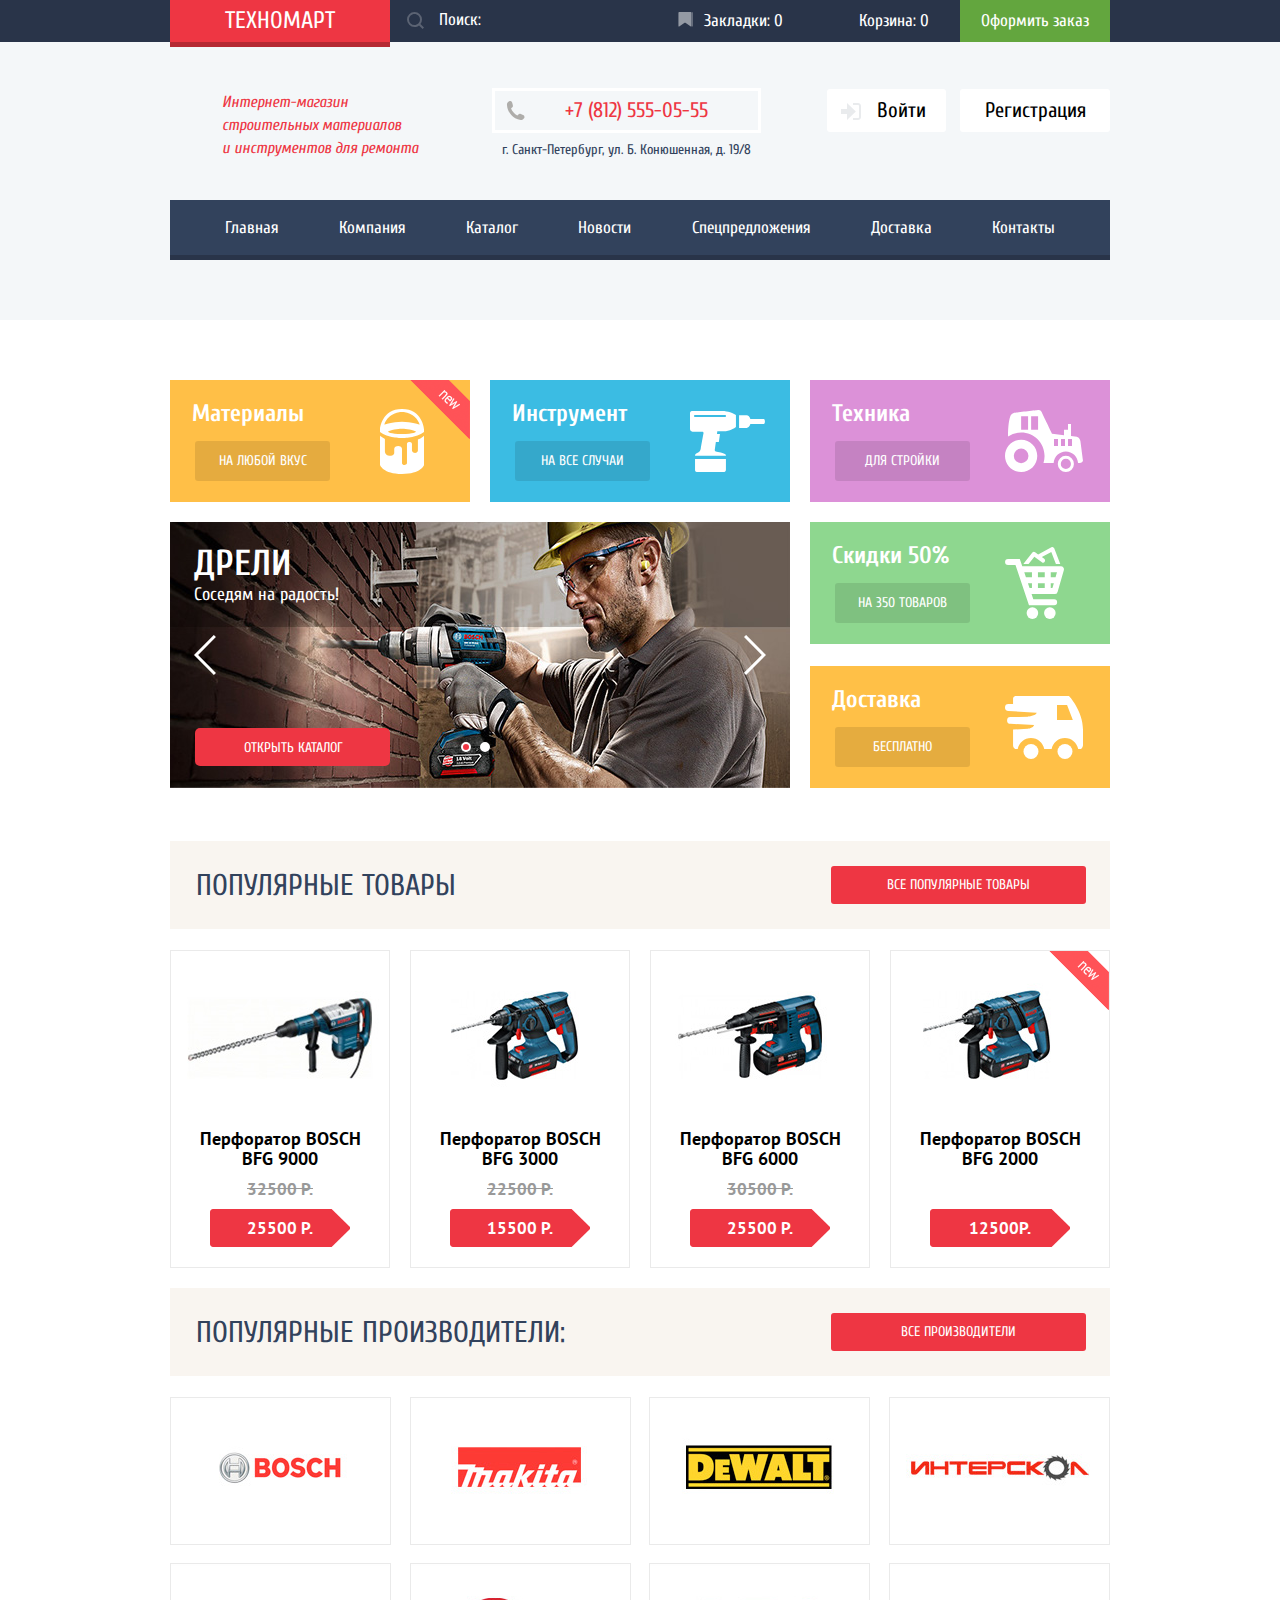
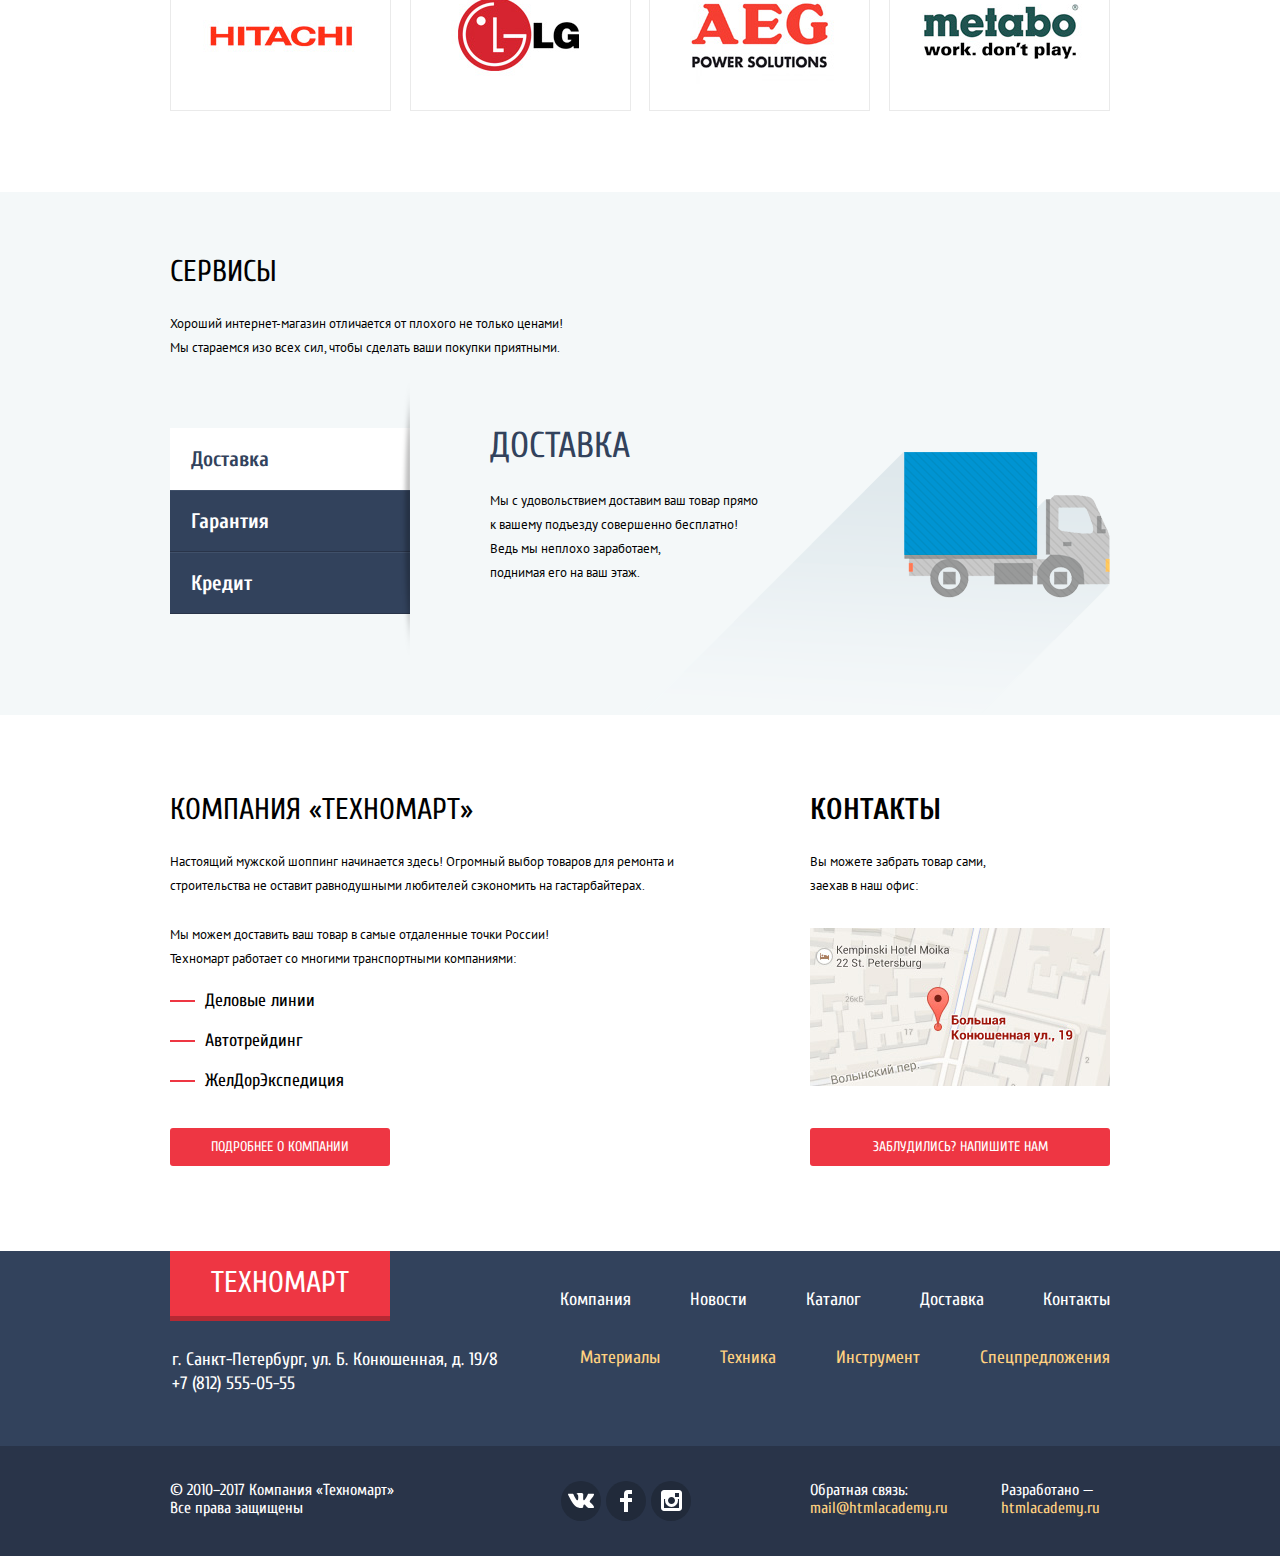
<file: index.html>
<!DOCTYPE html>
<html lang="ru">
  <head>
    <meta charset="utf-8" />
    <meta name="format-detection" content="telephone=no" />
    <title>HTML Academy: Техномарт</title>
    <link
      href="https://fonts.googleapis.com/css?family=Cuprum:400,400i,700%7CPT+Sans:400,700&amp;subset=cyrillic"
      rel="stylesheet"
    />
    <link href="css/normalize.css" rel="stylesheet" />
    <link href="css/style.min.css" rel="stylesheet" />
  </head>

  <body>
    <header class="page-header">
      <div class="user-menu-bg">
        <div class="user-menu">
          <a class="logo" href="">Техномарт</a>
          <form
            class="search"
            method="POST"
            action="http://echo.htmlacademy.ru"
          >
            <input
              class="search-input"
              type="search"
              name="search"
              id="search"
              placeholder="Поиск:"
              aria-label="Search"
            />
            <label for="search"></label>
          </form>
          <a class="bookmark" href="">Закладки: 0</a>
          <a class="cart" href="">Корзина: 0</a>
          <a class="btn" href="">Оформить заказ</a>
        </div>
      </div>
      <div class="header-middle">
        <h1 class="site-info">
          Интернет-магазин строительных материалов <br> и инструментов для ремонта
        </h1>
        <div class="contacts">
          <p class="phone-number">+7 (812) 555-05-55</p>
          <p>г. Санкт-Петербург, ул. Б. Конюшенная, д. 19/8</p>
        </div>
        <div class="log-reg">
          <a class="btn login" href=""><span>Войти</span></a>
          <a class="btn reg" href=""><span>Регистрация</span></a>
        </div>
        <div class="user-office hidden">
          <a class="user-name" href="#">Равшан Джамшутович</a>
          <a class="logout" href="#" aria-label="Выйти"></a>
          <ul class="order-office">
            <li><a class="my-order" href="#">Мои заказы</a></li>
            <li><a class="my-office" href="#">Личный кабинет</a></li>
          </ul>
        </div>
      </div>
      <nav>
        <ul class="main-nav">
          <li><a href="">Главная</a></li>
          <li><a href="">Компания</a></li>
          <li><a href="catalog.html">Каталог</a></li>
          <li><a href="">Новости</a></li>
          <li><a href="">Спецпредложения</a></li>
          <li><a href="">Доставка</a></li>
          <li><a href="">Контакты</a></li>
        </ul>
      </nav>
    </header>
    <main>
      <section class="promo">
        <h2 class="visually-hidden">Промо материалы</h2>
        <ul class="first-line">
          <li class="promo-item new">
            <p>Материалы</p>
            <a class="btn" href="">На любой вкус</a>
          </li>
          <li class="promo-item">
            <p>Инструмент</p>
            <a class="btn" href="">На все случаи</a>
          </li>
          <li class="promo-item">
            <p>Техника</p>
            <a class="btn" href="">Для стройки</a>
          </li>
        </ul>
        <div class="second-line">
          <div class="slider" data-currentslide="0">
            <ul class="slider-container">
              <li class="slide slide-current">
                <h3 class="slider-head">Дрели</h3>
                <p>Соседям на радость!</p>
                <img
                  src="img/drills.jpg"
                  width="620"
                  height="266"
                  alt="Слайд Дрели"
                />
                <a class="btn" href="catalog.html">Открыть каталог</a>
              </li>
              <li class="slide">
                <h3 class="slider-head">Перфораторы</h3>
                <img
                  src="img/perforators.jpg"
                  width="620"
                  height="266"
                  alt="Слайд Перфораторы"
                />
                <p>Настоящие мужские игрушки</p>
                <a class="btn" href="catalog.html">Открыть каталог</a>
              </li>
            </ul>
            <div class="arrows">
              <button
                class="arrows-item"
                id="prevSlide"
                type="button"
                aria-label="Предыдущий слайд"
              ></button>
              <button
                class="arrows-item"
                id="nextSlide"
                type="button"
                aria-label="Следующий слайд"
              ></button>
            </div>
            <div class="slider-buttons">
              <button
                type="button"
                class="slider-button slider-button--active"
                aria-label="Cлайд 1"
              ></button>
              <button
                type="button"
                class="slider-button"
                aria-label="Cлайд 2"
              ></button>
            </div>
          </div>
          <ul class="second-list">
            <li class="promo-item">
              <p>Скидки 50%</p>
              <a class="btn" href="">На 350 товаров</a>
            </li>
            <li class="promo-item">
              <p>Доставка</p>
              <a class="btn" href="">Бесплатно</a>
            </li>
          </ul>
        </div>
      </section>
      <section class="popular">
        <div class="popular-header">
          <h2>Популярные товары</h2>
          <a class="btn" href="catalog.html">Все популярные товары</a>
        </div>
        <ul>
          <li class="popular-item">
            <div class="hidden-buy">
              <a class="btn add-to-cart">Купить</a>
              <a class="btn add-to-bookmark">В закладки</a>
            </div>
            <img src="img/bfg9000.jpg" height="176" width="220" alt="BFG9000" />
            <a class="name-price" href="">
              <h3>Перфоратор BOSCH BFG 9000</h3>
              <p>32500 Р.</p>
              <p>25500 Р.</p>
            </a>
          </li>
          <li class="popular-item">
            <div class="hidden-buy">
              <a class="btn add-to-cart">Купить</a>
              <a class="btn add-to-bookmark">В закладки</a>
            </div>
            <img src="img/bfg3000.jpg" height="176" width="220" alt="BFG3000" />
            <a class="name-price" href="">
              <h3>Перфоратор BOSCH BFG 3000</h3>
              <p>22500 Р.</p>
              <p>15500 Р.</p>
            </a>
          </li>
          <li class="popular-item">
            <div class="hidden-buy">
              <a class="btn add-to-cart">Купить</a>
              <a class="btn add-to-bookmark">В закладки</a>
            </div>
            <img src="img/bfg6000.jpg" height="176" width="220" alt="BFG6000" />
            <a class="name-price" href="">
              <h3>Перфоратор BOSCH BFG 6000</h3>
              <p>30500 Р.</p>
              <p>25500 Р.</p>
            </a>
          </li>
          <li class="popular-item new">
            <div class="hidden-buy">
              <a class="btn add-to-cart">Купить</a>
              <a class="btn add-to-bookmark">В закладки</a>
            </div>
            <img src="img/bfg2000.jpg" height="176" width="220" alt="BFG2000" />
            <a class="name-price" href="">
              <h3>Перфоратор BOSCH BFG 2000</h3>
              <p>12500Р.</p>
            </a>
          </li>
        </ul>
      </section>
      <section class="brands">
        <h2 class="visually-hidden">Производители</h2>
        <div class="popular-brands">
          <h2>Популярные производители:</h2>
          <a class="btn" href="catalog.html">Все производители</a>
        </div>
        <ul class="brand-list">
          <li>
            <a href=""
              ><img src="img/bosch.jpg" height="143" width="218" alt="BOSCH"
            /></a>
          </li>
          <li>
            <a href=""
              ><img src="img/makita.jpg" height="143" width="218" alt="Makita"
            /></a>
          </li>
          <li>
            <a href=""
              ><img src="img/dewalt.jpg" height="143" width="218" alt="DeWALT"
            /></a>
          </li>
          <li>
            <a href=""
              ><img
                src="img/interscol.jpg"
                height="143"
                width="218"
                alt="Интерскол"
            /></a>
          </li>
          <li>
            <a href=""
              ><img src="img/hitachi.jpg" height="143" width="218" alt="HITACHI"
            /></a>
          </li>
          <li>
            <a href=""
              ><img src="img/lg.jpg" height="143" width="218" alt="LG"
            /></a>
          </li>
          <li>
            <a href=""
              ><img
                src="img/aeg.jpg"
                height="143"
                width="218"
                alt="AEG Power solutions"
            /></a>
          </li>
          <li>
            <a href=""
              ><img
                src="img/metabo.jpg"
                height="143"
                width="218"
                alt="Metabo. Work. Don't play"
            /></a>
          </li>
        </ul>
      </section>
      <section class="service">
        <div class="container">
          <div class="service-about">
            <h2>Сервисы</h2>
            <p>
              Хороший интернет-магазин отличается от плохого не только ценами!
              Мы стараемся изо всех сил, чтобы сделать ваши покупки приятными.
            </p>
          </div>
          <ul class="service-list">
            <li>
              <button class="delivery btn white" name="delivery">
                Доставка
              </button>
            </li>
            <li>
              <button class="garanty btn hov" name="garanty">Гарантия</button>
            </li>
            <li>
              <button class="credit btn hov" name="credit">Кредит</button>
            </li>
          </ul>
          <ul class="description">
            <li class="delivery-des description-item">
              <p>Доставка</p>
              <p>
                Мы с удовольствием доставим ваш товар прямо <br> к вашему подъезду
                совершенно бесплатно!<br />
                Ведь мы неплохо заработаем,<br />
                поднимая его на ваш этаж.
              </p>
            </li>
            <li class="garanty-des description-item hidden">
              <p>Гарантия</p>
              <p>
                Если купленный у нас товар поломается или  заискрит,<br> а также в
                случае пожара, спровоцированного его возгаранием, <br> вы всегда
                можете быть уверены в нашей гарантии. Мы обменяем<br> сгоревший
                товар на новый. <br>Дом уж восстановите как-нибудь сами.
              </p>
            </li>
            <li class="credit-des description-item hidden">
              <p>Кредит</p>
              <p>
                Залесть в долговую яму стало проще!<br> Кредитные консультанты
                придут вам на помощь.
              </p>
              <a class="btn" href="">Отправить заявку</a>
            </li>
          </ul>
        </div>
      </section>
      <section class="company">
        <div class="company-info">
          <h2>Компания «Техномарт»</h2>
          <p>
            Настоящий мужской шоппинг начинается здесь! Огромный выбор товаров
            для ремонта и строительства не оставит равнодушными любителей
            сэкономить на гастарбайтерах.
          </p>
          <p>
            Мы можем доставить ваш товар в самые отдаленные точки России!
            Техномарт работает со многими транспортными компаниями:
          </p>
          <ul>
            <li>Деловые линии</li>
            <li>Автотрейдинг</li>
            <li>ЖелДорЭкспедиция</li>
          </ul>
          <a class="btn" href="#">Подробнее о компании</a>
        </div>
        <div class="company-contacts">
          <h2>Контакты</h2>
          <p>Вы можете забрать товар сами, заехав в наш офис:</p>
          <div class="map">
            <a class="map-link" href="https://goo.gl/maps/S45Uw23SYRL2"
              ><img src="img/map.jpg" height="158" width="300" alt="Карта"
            /></a>
          </div>
          <a class="btn letter-link" href="#">Заблудились? Напишите нам</a>
        </div>
      </section>
    </main>
    <footer class="page-footer">
      <div class="footer-first">
        <a class="footer-logo"><span>Техномарт</span></a>
        <ul class="footer-nav">
          <li><a href="#">Компания</a></li>
          <li><a href="#">Новости</a></li>
          <li><a href="catalog.html">Каталог</a></li>
          <li><a href="#">Доставка</a></li>
          <li><a href="#">Контакты</a></li>
        </ul>
      </div>
      <div class="footer-second">
        <p class="footer-contacts">
          г. Санкт-Петербург, ул. Б. Конюшенная, д. 19/8 +7 (812) 555-05-55
        </p>
        <ul class="footer-promo">
          <li><a href="catalog.html">Материалы</a></li>
          <li><a href="catalog.html">Техника</a></li>
          <li><a href="catalog.html">Инструмент</a></li>
          <li><a href="catalog.html">Спецпредложения</a></li>
        </ul>
      </div>
      <div class="footer-third-bg">
        <div class="footer-third">
          <p class="copyright">
            © 2010–2017 Компания «Техномарт» Все права защищены
          </p>
          <ul class="social">
            <li class="social-item">
              <a href="https://vk.com" aria-label="Вконтакте">
                <svg
                  xmlns="http://www.w3.org/2000/svg"
                  width="26"
                  height="15"
                  viewBox="0 0 26 15"
                >
                  <path
                    fill="#FFF"
                    d="M16.138 11.51c.956-.309 2.18 2.04 3.483 2.939.978.681 1.727.534 1.727.534l3.473-.05s1.815-.112.957-1.554c-.071-.12-.503-1.069-2.585-3.022-2.177-2.043-1.882-1.712.739-5.244 1.597-2.153 2.236-3.468 2.036-4.028-.192-.539-1.365-.399-1.365-.399L20.69.713c-.381.001-.704.119-.851.515-.003.004-.621 1.666-1.445 3.079-1.741 2.989-2.436 3.148-2.724 2.961-.661-.433-.494-1.737-.494-2.664 0-2.897.432-4.105-.846-4.417-.427-.104-.739-.172-1.828-.182-1.392-.021-2.574 0-3.244.329-.445.223-.786.712-.579.74.26.035.843.16 1.155.586.401.552.389 1.789.389 1.789s.229 3.411-.54 3.834c-.528.29-1.25-.302-2.803-3.016-.793-1.388-1.392-2.922-1.392-2.922s-.116-.285-.326-.441c-.25-.185-.6-.244-.6-.244L.848.684S.29.7.085.946c-.182.218-.015.668-.015.668s2.909 6.881 6.203 10.347c3.02 3.182 6.452 2.971 6.452 2.971h1.555s.469-.054.709-.312c.224-.24.214-.691.214-.691s-.031-2.109.935-2.419z"
                  />
                </svg>
              </a>
            </li>
            <li class="social-item">
              <a href="https://facebook.com" aria-label="facebook">
                <svg
                  xmlns="http://www.w3.org/2000/svg"
                  width="12"
                  height="22"
                  viewBox="0 0 12 22"
                >
                  <path
                    fill="#FFF"
                    d="M12 4V0H8a4 4 0 0 0-4 4v4H0v4h4v10h4V12h4V8H8V4h4z"
                  />
                </svg>
              </a>
            </li>
            <li class="social-item">
              <a href="https://www.instagram.com/" aria-label="Instagram">
                <svg
                  xmlns="http://www.w3.org/2000/svg"
                  width="21"
                  height="21"
                  viewBox="0 0 21 21"
                >
                  <path
                    fill="#FFF"
                    d="M18 0H3C1.35 0 0 1.35 0 3v15c0 1.65 1.35 3 3 3h15c1.65 0 3-1.35 3-3V3c0-1.65-1.35-3-3-3zm-7.5 7c1.93 0 3.5 1.57 3.5 3.5S12.43 14 10.5 14 7 12.43 7 10.5 8.57 7 10.5 7zM18 18H3V9h1.181A6.504 6.504 0 0 0 4 10.5a6.5 6.5 0 1 0 13 0 6.45 6.45 0 0 0-.181-1.5H18v9zm0-11h-4V3h4v4z"
                  />
                </svg>
              </a>
            </li>
          </ul>
          <div class="feedback">
            <div>
              <b>Обратная связь:</b>
              <a href="mailto:mail@htmlacademy.ru">mail@htmlacademy.ru</a>
            </div>
            <div>
              <b>Разработано —</b>
              <a href="https://html-academy.ru/intensive/htmlcss"
                >htmlacademy.ru</a
              >
            </div>
          </div>
        </div>
      </div>
    </footer>
    <section class="write-us">
      <h2 class="visually-hidden">Write-us</h2>
      <form class="letter" method="post" action="http://echo.htmlacademy.ru">
        <button class="close-btn" type="button" name="close">
          <span class="visually-hidden">Закрыть</span>
        </button>
        <div class="letter-first">
          <p>
            <label for="user_name">Ваше имя</label>
            <input
              type="text"
              name="user_name"
              id="user_name"
              placeholder="Имя Фамилия"
            />
          </p>
          <p>
            <label for="user_email">Ваш e-mail</label>
            <input
              type="text"
              name="user_email"
              id="user_email"
              placeholder="email@example.com"
            />
          </p>
        </div>
        <p class="text-area">
          <label for="letter">Текст письма</label>
          <textarea
            name="letter"
            id="letter"
            rows="6"
            placeholder="В свободной форме"
          ></textarea>
        </p>
        <div class="button-bg">
          <button type="submit" class="btn">Отправить</button>
        </div>
      </form>
    </section>
    <section class="interactive-map">
      <button class="close-btn" type="button" name="close">
        <span class="visually-hidden">Закрыть</span>
      </button>
      <h2 class="visually-hidden">Интерактивная карта</h2>
      <iframe
        src="https://www.google.com/maps/embed?pb=!1m18!1m12!1m3!1d1998.6037872533277!2d30.320858716096975!3d59.93871648187614!2m3!1f0!2f0!3f0!3m2!1i1024!2i768!4f13.1!3m3!1m2!1s0x4696310fca145cc1%3A0x42b32648d8238007!2z0JHQvtC70YzRiNCw0Y8g0JrQvtC90Y7RiNC10L3QvdCw0Y8g0YPQuy4sIDE5LzgsINCh0LDQvdC60YIt0J_QtdGC0LXRgNCx0YPRgNCzLCAxOTExODY!5e0!3m2!1sru!2sru!4v1547900308089"
        width="940"
        height="446"
        style="border:0"
        allowfullscreen
      ></iframe>
      <img
        src="img/popup-map.jpg"
        height="446"
        width="940"
        alt="Всплывающая карта"
      />
    </section>
    <script src="js/script.min.js"></script>
  </body>
</html>
</file>
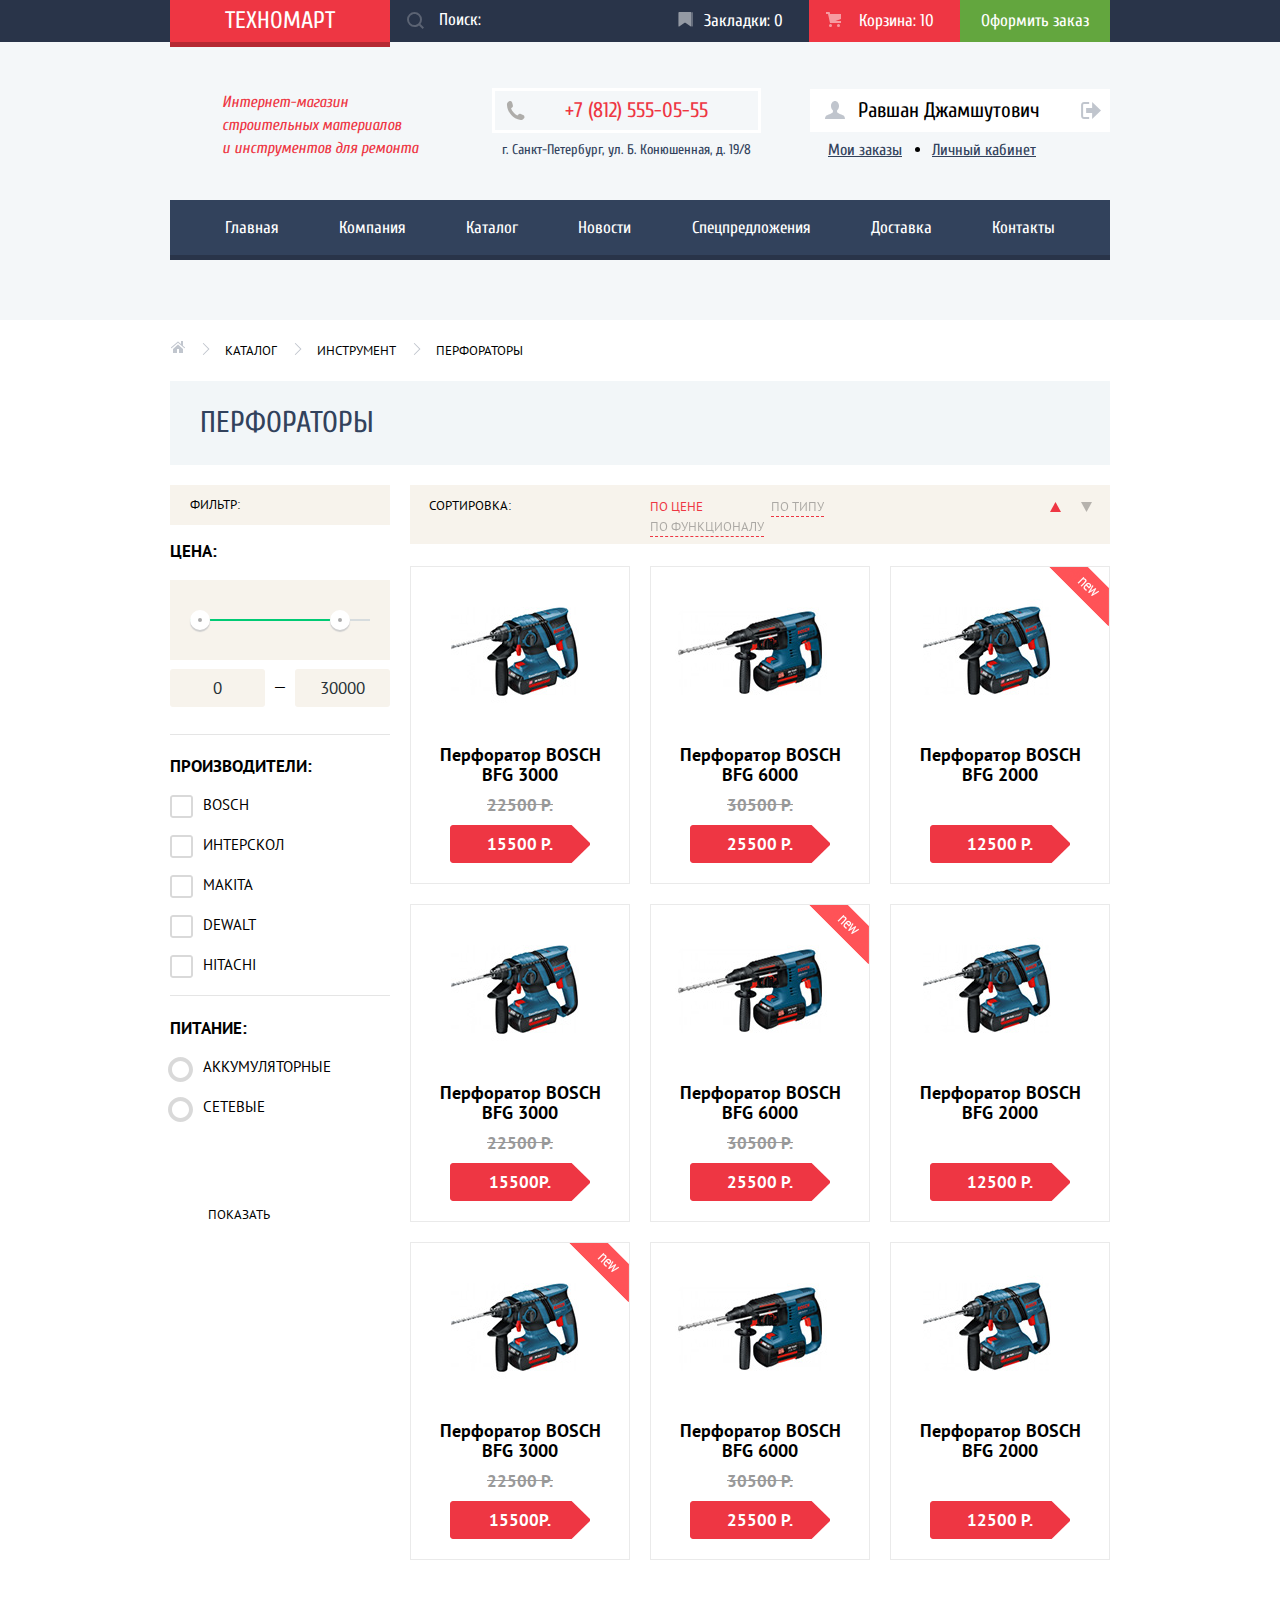
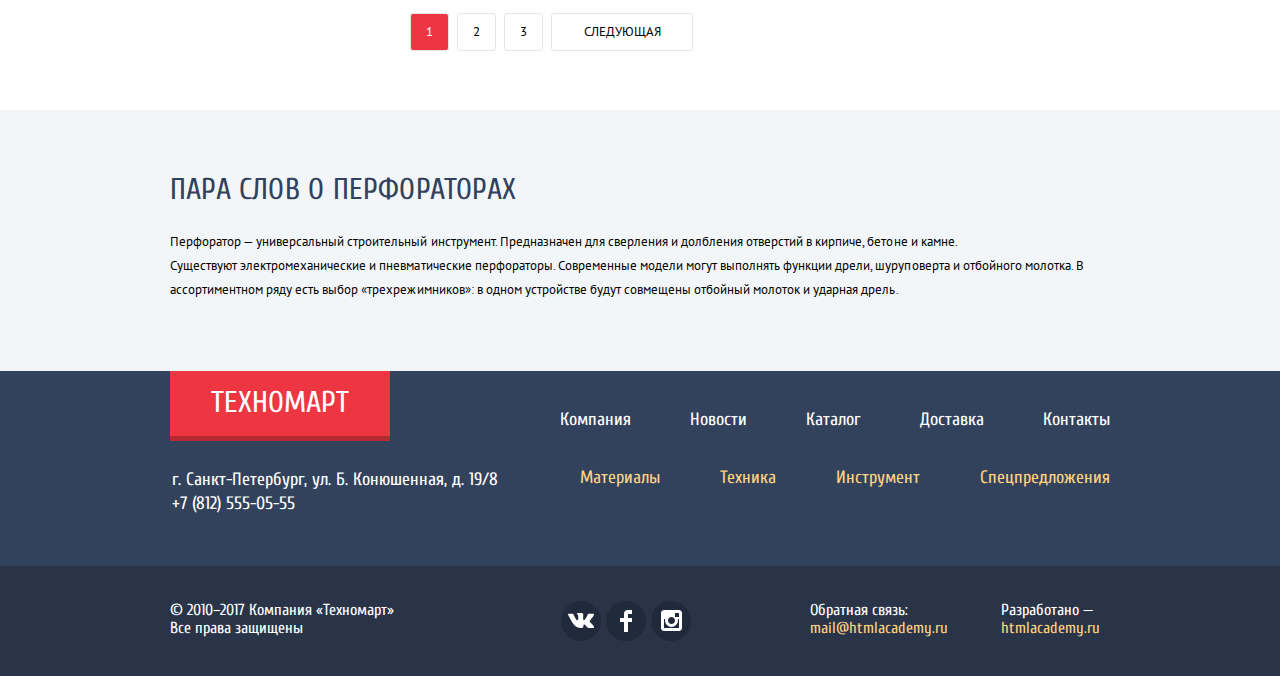
<file: catalog.html>
<!DOCTYPE html>
<html lang="ru">
  <head>
    <meta charset="utf-8" />
    <meta name="format-detection" content="telephone=no" />
    <title>HTML Academy: Техномарт-каталог</title>
    <link
      href="https://fonts.googleapis.com/css?family=Cuprum:400,400i,700%7CPT+Sans:400,700&amp;subset=cyrillic"
      rel="stylesheet"
    />
    <link href="css/normalize.css" rel="stylesheet" />
    <link href="css/style.min.css" rel="stylesheet" />
  </head>

  <body>
    <header class="page-header">
      <div class="user-menu-bg">
        <div class="user-menu">
          <a class="logo" href="index.html"><span>Техномарт</span></a>
          <form
            class="search"
            method="POST"
            action="http://echo.htmlacademy.ru"
          >
            <input
              class="search-input"
              type="search"
              name="search"
              id="search"
              placeholder="Поиск:"
              aria-label="Search"
            />
            <label for="search"></label>
          </form>
          <a class="bookmark" href="">Закладки: 0 </a>
          <a class="catalog-cart red" href="">Корзина: 10 </a>
          <a class="btn" href="">Оформить заказ</a>
        </div>
      </div>
      <div class="header-middle">
        <h1 class="site-info">
          Интернет-магазин строительных материалов <br>
          и инструментов для ремонта
        </h1>
        <div class="contacts">
          <p class="phone-number">+7 (812) 555-05-55</p>
          <p>г. Санкт-Петербург, ул. Б. Конюшенная, д. 19/8</p>
        </div>
        <div class="log-reg hidden">
          <a class="btn login" href=""><span>Войти</span></a>
          <a class="btn reg" href=""><span>Регистрация</span></a>
        </div>
        <div class="user-office">
          <a class="user-name" href="#">Равшан Джамшутович</a>
          <a class="logout" href="#" aria-label="Выйти"></a>
          <ul class="order-office">
            <li><a class="my-order" href="#">Мои заказы</a></li>
            <li><a class="my-office" href="#">Личный кабинет</a></li>
          </ul>
        </div>
      </div>
      <nav>
        <ul class="main-nav">
          <li><a href="index.html">Главная</a></li>
          <li><a href="#">Компания</a></li>
          <li><a href="#">Каталог</a></li>
          <li><a href="#">Новости</a></li>
          <li><a href="#">Спецпредложения</a></li>
          <li><a href="#">Доставка</a></li>
          <li><a href="#">Контакты</a></li>
        </ul>
      </nav>
    </header>
    <main>
      <ul class="breadcrumbs">
        <li><a class="home" href="index.html" aria-label="На главную"></a></li>
        <li><a href="catalog.html">Каталог</a></li>
        <li><a href="#">Инструмент</a></li>
        <li><a>Перфораторы</a></li>
      </ul>
      <header class="catalog-header"><h2>Перфораторы</h2></header>
      <section class="catalog">
        <form
          class="catalog-filter"
          method="post"
          action="http://echo.htmlacademy.ru"
        >
          <h2>Фильтр:</h2>
          <fieldset class="filter-item price-range">
            <legend>Цена:</legend>
            <div class="range-filter">
              <div class="range-controls">
                <div class="scale">
                  <div class="bar" style="margin-left: 0; width: 80%"></div>
                </div>
                <div
                  class="toggle toggle-min"
                  aria-label="Минимальная цена"
                ></div>
                <div
                  class="toggle toggle-max"
                  aria-label="Максимальная цена"
                ></div>
              </div>
              <div class="price-controls">
                <label class="min-price">
                  <input name="min-price" type="text" value="0"
                /></label>
                <span>—</span>
                <label class="max-price">
                  <input name="max-price" type="text" value="30000"
                /></label>
              </div>
            </div>
          </fieldset>
          <fieldset class="filter-item">
            <legend>Производители:</legend>
            <ul class="filter-brands">
              <li>
                <input
                  class="checkbox"
                  type="checkbox"
                  name="bosch"
                  id="bosch"
                /><label for="bosch">BOSCH</label>
              </li>
              <li>
                <input
                  class="checkbox"
                  type="checkbox"
                  name="interscol"
                  id="interscol"
                /><label for="interscol">Интерскол</label>
              </li>
              <li>
                <input
                  class="checkbox"
                  type="checkbox"
                  name="makita"
                  id="makita"
                /><label for="makita">Makita</label>
              </li>
              <li>
                <input
                  class="checkbox"
                  type="checkbox"
                  name="dewalt"
                  id="dewalt"
                /><label for="dewalt">DeWALT</label>
              </li>
              <li>
                <input
                  class="checkbox"
                  type="checkbox"
                  name="hitachi"
                  id="hitachi"
                /><label for="hitachi">HITACHI</label>
              </li>
            </ul>
          </fieldset>
          <fieldset class="filter-item">
            <legend>Питание:</legend>
            <ul class="charge-type">
              <li>
                <input
                  class="radio"
                  type="radio"
                  name="power-type"
                  id="recharg"
                  value="recharg"
                /><label for="recharg">Аккумуляторные</label>
              </li>
              <li>
                <input
                  class="radio"
                  type="radio"
                  name="power-type"
                  id="circuit"
                  value="circuit"
                /><label for="circuit">Сетевые</label>
              </li>
            </ul>
          </fieldset>
          <input class="filter-btn" type="submit" value="Показать" />
        </form>
        <div>
          <div class="sorting">
            <p>Сортировка:</p>
            <ul>
              <li class="sorting-item"><a href="#">По цене</a></li>
              <li class="sorting-item"><a href="#">По типу</a></li>
              <li class="sorting-item"><a href="#">По функционалу</a></li>
            </ul>
            <ul>
              <li class="sort-up">
                <a href="#"
                  ><span class="visually-hidden">По возрастающей</span></a
                >
              </li>
              <li class="sort-down">
                <a href="#"
                  ><span class="visually-hidden">По убывающей</span></a
                >
              </li>
            </ul>
          </div>
          <section class="catalog-items">
            <ul>
              <li class="catalog-item">
                <div class="hidden-buy add-to-cart">
                  <a class="btn add-to-cart">Купить</a>
                  <a class="btn add-to-bookmark">В закладки</a>
                </div>
                <img
                  src="img/bfg3000.jpg"
                  height="176"
                  width="220"
                  alt="BFG3000"
                />
                <a class="name-price" href="#">
                  <h3>Перфоратор BOSCH BFG 3000</h3>
                  <p>22500 Р.</p>
                  <p>15500 Р.</p>
                </a>
              </li>
              <li class="catalog-item">
                <div class="hidden-buy">
                  <a class="btn add-to-cart" href="#">Купить</a>
                  <a class="btn add-to-bookmark" href="#">В закладки</a>
                </div>
                <img
                  src="img/bfg6000.jpg"
                  height="176"
                  width="220"
                  alt="BFG6000"
                />
                <a class="name-price" href="#">
                  <h3>Перфоратор BOSCH BFG 6000</h3>
                  <p>30500 Р.</p>
                  <p>25500 Р.</p>
                </a>
              </li>
              <li class="catalog-item new">
                <div class="hidden-buy">
                  <a class="btn add-to-cart" href="#">Купить</a>
                  <a class="btn add-to-bookmark" href="#">В закладки</a>
                </div>
                <img
                  src="img/bfg2000.jpg"
                  height="176"
                  width="220"
                  alt="BFG2000"
                />
                <a class="name-price" href="#">
                  <h3>Перфоратор BOSCH BFG 2000</h3>
                  <p>12500 Р.</p>
                </a>
              </li>
              <li class="catalog-item">
                <div class="hidden-buy">
                  <a class="btn add-to-cart" href="#">Купить</a>
                  <a class="btn add-to-bookmark" href="#">В закладки</a>
                </div>
                <img
                  src="img/bfg3000.jpg"
                  height="176"
                  width="220"
                  alt="BFG3000"
                />
                <a class="name-price" href="#">
                  <h3>Перфоратор BOSCH BFG 3000</h3>
                  <p>22500 Р.</p>
                  <p>15500Р.</p>
                </a>
              </li>
              <li class="catalog-item new">
                <div class="hidden-buy">
                  <a class="btn add-to-cart" href="#">Купить</a>
                  <a class="btn add-to-bookmark" href="#">В закладки</a>
                </div>
                <img
                  src="img/bfg6000.jpg"
                  height="176"
                  width="220"
                  alt="BFG6000"
                />
                <a class="name-price" href="#">
                  <h3>Перфоратор BOSCH BFG 6000</h3>
                  <p>30500 Р.</p>
                  <p>25500 Р.</p>
                </a>
              </li>
              <li class="catalog-item">
                <div class="hidden-buy">
                  <a class="btn add-to-cart" href="#">Купить</a>
                  <a class="btn add-to-bookmark" href="#">В закладки</a>
                </div>
                <img
                  src="img/bfg2000.jpg"
                  height="176"
                  width="220"
                  alt="BFG2000"
                />
                <a class="name-price" href="#">
                  <h3>Перфоратор BOSCH BFG 2000</h3>
                  <p>12500 Р.</p>
                </a>
              </li>
              <li class="catalog-item new">
                <div class="hidden-buy">
                  <a class="btn add-to-cart" href="#">Купить</a>
                  <a class="btn add-to-bookmark" href="#">В закладки</a>
                </div>
                <img
                  src="img/bfg3000.jpg"
                  height="176"
                  width="220"
                  alt="BFG3000"
                />
                <a class="name-price" href="#">
                  <h3>Перфоратор BOSCH BFG 3000</h3>
                  <p>22500 Р.</p>
                  <p>15500Р.</p>
                </a>
              </li>
              <li class="catalog-item">
                <div class="hidden-buy">
                  <a class="btn add-to-cart" href="#">Купить</a>
                  <a class="btn add-to-bookmark" href="#">В закладки</a>
                </div>
                <img
                  src="img/bfg6000.jpg"
                  height="176"
                  width="220"
                  alt="BFG6000"
                />
                <a class="name-price" href="#">
                  <h3>Перфоратор BOSCH BFG 6000</h3>
                  <p>30500 Р.</p>
                  <p>25500 Р.</p>
                </a>
              </li>
              <li class="catalog-item">
                <div class="hidden-buy">
                  <a class="btn add-to-cart" href="#">Купить</a>
                  <a class="btn add-to-bookmark" href="#">В закладки</a>
                </div>
                <img
                  src="img/bfg2000.jpg"
                  height="176"
                  width="220"
                  alt="BFG2000"
                />
                <a class="name-price" href="#">
                  <h3>Перфоратор BOSCH BFG 2000</h3>
                  <p>12500 Р.</p>
                </a>
              </li>
            </ul>
            <ul class="pages">
              <li class="page"><a href="#">1</a></li>
              <li class="page"><a href="#">2</a></li>
              <li class="page"><a href="#">3</a></li>
              <li class="page"><a href="#">Следующая</a></li>
            </ul>
          </section>
        </div>
      </section>
      <section class="about">
        <div>
          <h2>Пара слов о перфораторах</h2>
          <p>
            Перфоратор — универсальный строительный инструмент. Предназначен для
            сверления и долбления отверстий в кирпиче, бетоне и камне.<br>
            Существуют электромеханические и пневматические перфораторы.
            Современные модели могут выполнять функции дрели, шуруповерта и
            отбойного молотка. В<br> ассортиментном ряду есть выбор
            «трехрежимников»: в одном устройстве будут совмещены отбойный
            молоток и ударная дрель.
          </p>
        </div>
      </section>
    </main>
    <footer class="page-footer">
      <div class="footer-first">
        <a class="footer-logo" href="index.html">Техномарт</a>
        <ul class="footer-nav">
          <li><a href="">Компания</a></li>
          <li><a href="">Новости</a></li>
          <li><a href="">Каталог</a></li>
          <li><a href="">Доставка</a></li>
          <li><a href="">Контакты</a></li>
        </ul>
      </div>
      <div class="footer-second">
        <p class="footer-contacts">
          г. Санкт-Петербург, ул. Б. Конюшенная, д. 19/8 +7 (812) 555-05-55
        </p>
        <ul class="footer-promo">
          <li><a href="">Материалы</a></li>
          <li><a href="">Техника</a></li>
          <li><a href="">Инструмент</a></li>
          <li><a href="">Спецпредложения</a></li>
        </ul>
      </div>
      <div class="footer-third-bg">
        <div class="footer-third">
          <p class="copyright">
            © 2010–2017 Компания «Техномарт» Все права защищены
          </p>
          <ul class="social">
            <li class="social-item">
              <a href="https://vk.com" aria-label="Вконтакте">
                <svg
                  xmlns="http://www.w3.org/2000/svg"
                  width="26"
                  height="15"
                  viewBox="0 0 26 15"
                >
                  <path
                    fill="#FFF"
                    d="M16.138 11.51c.956-.309 2.18 2.04 3.483 2.939.978.681 1.727.534 1.727.534l3.473-.05s1.815-.112.957-1.554c-.071-.12-.503-1.069-2.585-3.022-2.177-2.043-1.882-1.712.739-5.244 1.597-2.153 2.236-3.468 2.036-4.028-.192-.539-1.365-.399-1.365-.399L20.69.713c-.381.001-.704.119-.851.515-.003.004-.621 1.666-1.445 3.079-1.741 2.989-2.436 3.148-2.724 2.961-.661-.433-.494-1.737-.494-2.664 0-2.897.432-4.105-.846-4.417-.427-.104-.739-.172-1.828-.182-1.392-.021-2.574 0-3.244.329-.445.223-.786.712-.579.74.26.035.843.16 1.155.586.401.552.389 1.789.389 1.789s.229 3.411-.54 3.834c-.528.29-1.25-.302-2.803-3.016-.793-1.388-1.392-2.922-1.392-2.922s-.116-.285-.326-.441c-.25-.185-.6-.244-.6-.244L.848.684S.29.7.085.946c-.182.218-.015.668-.015.668s2.909 6.881 6.203 10.347c3.02 3.182 6.452 2.971 6.452 2.971h1.555s.469-.054.709-.312c.224-.24.214-.691.214-.691s-.031-2.109.935-2.419z"
                  />
                </svg>
              </a>
            </li>
            <li class="social-item">
              <a href="https://facebook.com" aria-label="facebook">
                <svg
                  xmlns="http://www.w3.org/2000/svg"
                  width="12"
                  height="22"
                  viewBox="0 0 12 22"
                >
                  <path
                    fill="#FFF"
                    d="M12 4V0H8a4 4 0 0 0-4 4v4H0v4h4v10h4V12h4V8H8V4h4z"
                  />
                </svg>
              </a>
            </li>
            <li class="social-item">
              <a href="https://www.instagram.com/" aria-label="Instagram">
                <svg
                  xmlns="http://www.w3.org/2000/svg"
                  width="21"
                  height="21"
                  viewBox="0 0 21 21"
                >
                  <path
                    fill="#FFF"
                    d="M18 0H3C1.35 0 0 1.35 0 3v15c0 1.65 1.35 3 3 3h15c1.65 0 3-1.35 3-3V3c0-1.65-1.35-3-3-3zm-7.5 7c1.93 0 3.5 1.57 3.5 3.5S12.43 14 10.5 14 7 12.43 7 10.5 8.57 7 10.5 7zM18 18H3V9h1.181A6.504 6.504 0 0 0 4 10.5a6.5 6.5 0 1 0 13 0 6.45 6.45 0 0 0-.181-1.5H18v9zm0-11h-4V3h4v4z"
                  />
                </svg>
              </a>
            </li>
          </ul>
          <div class="feedback">
            <div>
              <b>Обратная связь:</b>
              <a href="mailto:mail@htmlacademy.ru">mail@htmlacademy.ru</a>
            </div>
            <div>
              <b>Разработано —</b>
              <a href="https://html-academy.ru/intensive/htmlcss"
                >htmlacademy.ru</a
              >
            </div>
          </div>
        </div>
      </div>
    </footer>
    <div class="catalog-popup">
      <button class="close-btn" type="button" name="close">
        <span class="visually-hidden">Закрыть</span>
      </button>
      <p>Товар добавлен в корзину!</p>
      <div>
        <a class="btn" href="#">Оформить заказ</a>
        <a class="btn" href="catalog.html">Продолжить покупки</a>
      </div>
    </div>
    <script src="js/script.min.js"></script>
  </body>
</html>
</file>
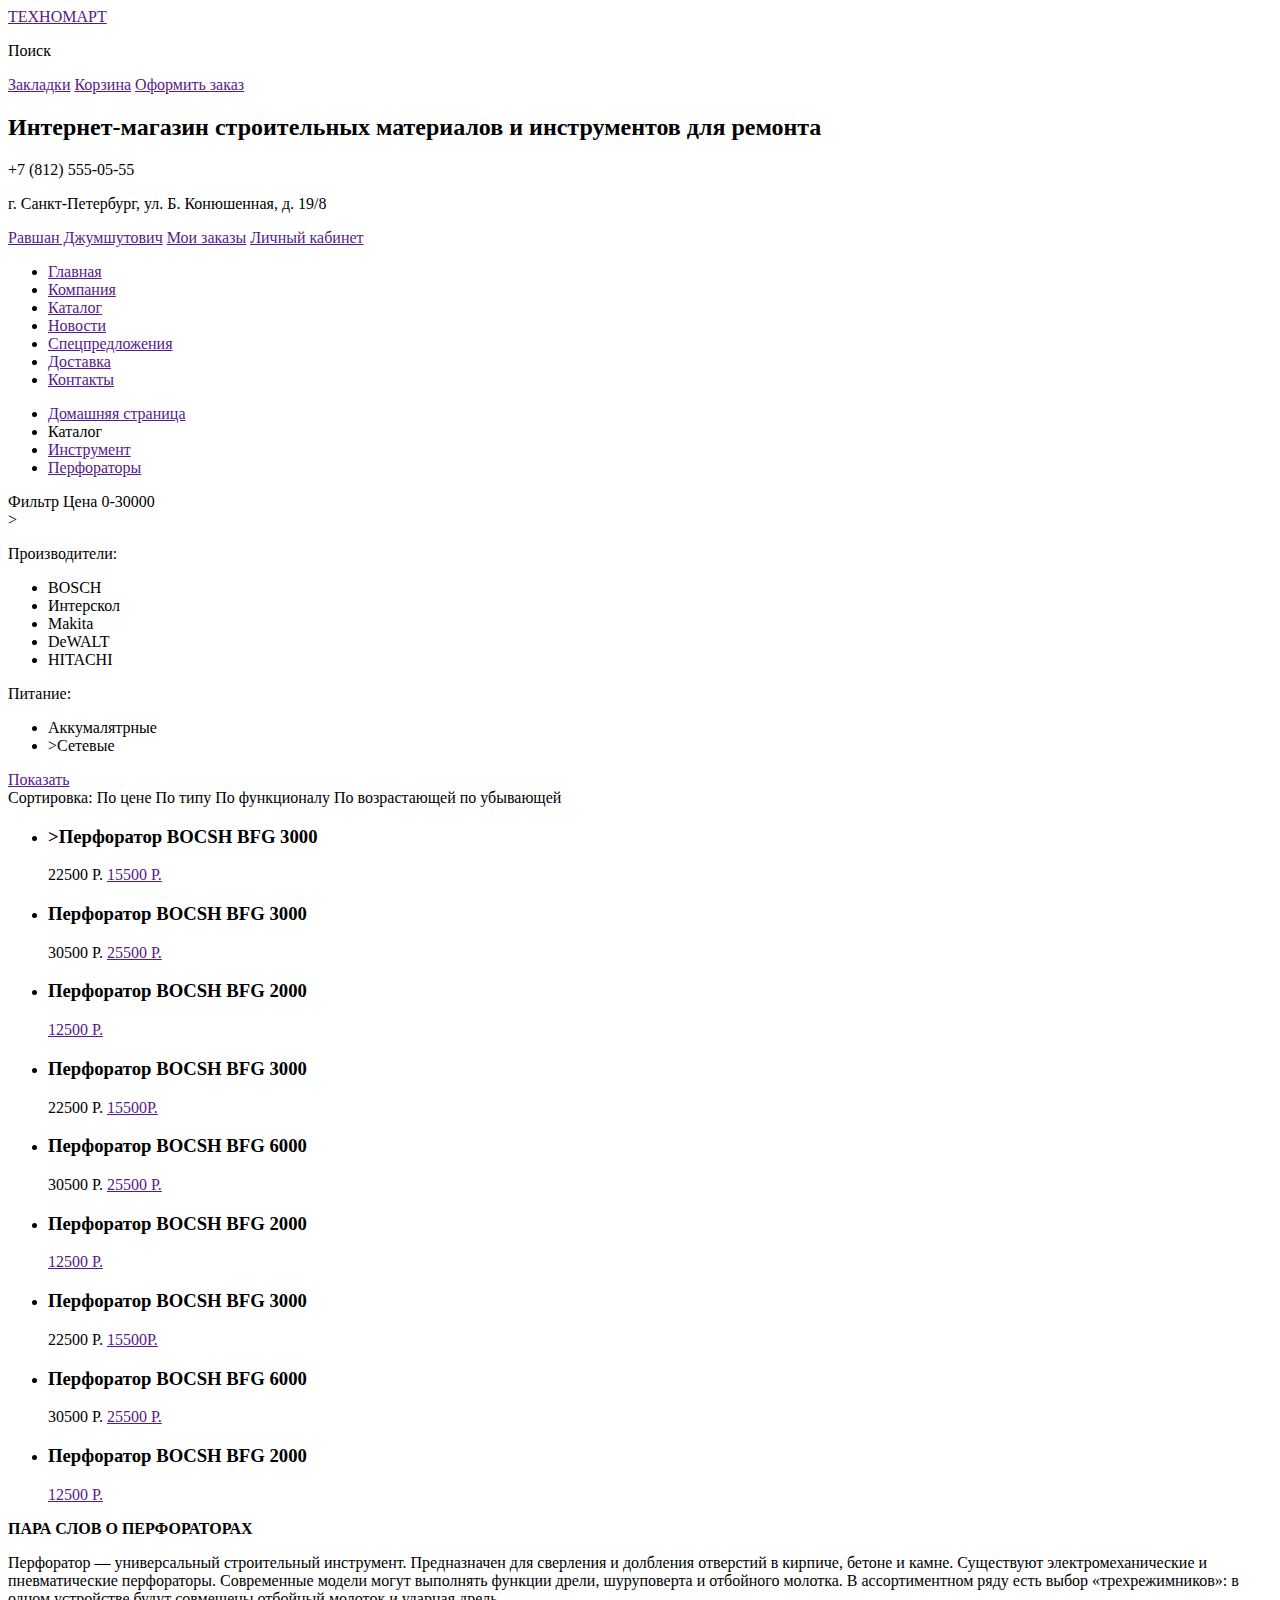
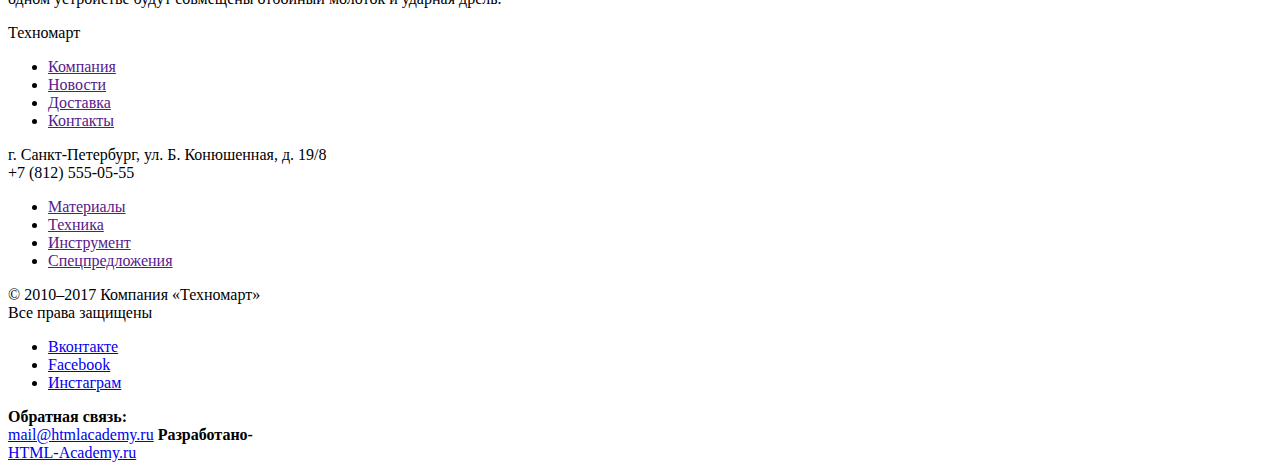
<file: techomart-catalog.html>
<!DOCTYPE html>
<html lang="ru">

  <head>
    <meta charset="utf-8">
    <title>HTML Academy: Техномарт-каталог</title>
  </head>

  <body>
    <header class=page-header>
      <a class="logo" href="">ТЕХНОМАРТ</a>
      <p>Поиск</p>
      <a href="">Закладки</a>
      <a href="">Корзина</a>
      <a class="btn" href="">Оформить заказ</a>
      <h2>Интернет-магазин строительных материалов и инструментов для ремонта</h2>
      <p>+7 (812) 555-05-55</p>
      <p> г. Санкт-Петербург, ул. Б. Конюшенная, д. 19/8</p>
      <a href="">Равшан Джумшутович</a>
      <a href="">Мои заказы</a>
      <a href="">Личный кабинет</a>
      <nav>
        <ul class="main-nav">
          <li><a href="">Главная</a></li>
          <li><a href="">Компания</a></li>
          <li><a href="">Каталог</a></li>
          <li><a href="">Новости</a></li>
          <li><a href="">Спецпредложения</a></li>
          <li><a href="">Доставка</a></li>
          <li><a href="">Контакты</a></li>
        </ul>
      </nav>
    </header>
    <main>
      <section class=user-location>
        <ul class=way-items>
          <li><a href="">Домашняя страница</a></li>
          <li><a>Каталог</a></li>
          <li><a href="">Инструмент</a></li>
          <li><a href="">Перфораторы</a></li>
        </ul>
      </section>
      <section class="catalog">
        <div class="catalog-filter">
          <div class="filter-item">
            Фильтр
            Цена
            0-30000
          </div>>
          <div class="filter-item">
            <p>Производители:</p>
            <ul>
              <li>BOSCH</li>
              <li>Интерскол</li>
              <li>Makita</li>
              <li>DeWALT</li>
              <li>HITACHI</li>
            </ul>
          </div>
          <div class="filter-item">
            <p>Питание:</p>
            <ul>
              <li>Аккумалятрные</li>
              <li>>Сетевые</li>
            </ul>
            <a class="btn" href="">Показать</a>
          </div>
        </div>
        <div class="sorting">
          Сортировка:
          По цене
          По типу
          По функционалу
          По возрастающей
          по убывающей
        </div>
        <div class="catalog-items">
          <ul>
            <li class="catalog-item">
              <h3>>Перфоратор BOCSH BFG 3000</h3>
              <a>22500 Р.</a>
              <a href="">15500 Р.</a>
            </li>
            <li class="catalog-item">
              <h3>Перфоратор BOCSH BFG 3000</h3>
              <a>30500 Р.</a>
              <a href="">25500 Р.</a>
            </li>
            <li class="catalog-item">
              <h3>Перфоратор BOCSH BFG 2000</h3>
              <a></a>
              <a href="">12500 Р.</a>
            </li>
            <li class="catalog-item">
              <h3>Перфоратор BOCSH BFG 3000</h3>
              <a>22500 Р.</a>
              <a href="">15500Р.</a>
            </li>
            <li class="catalog-item">
              <h3>Перфоратор BOCSH BFG 6000</h3>
              <a>30500 Р.</a>
              <a href="">25500 Р.</a>
            </li>
            <li class="catalog-item">
              <h3> Перфоратор BOCSH BFG 2000</h3>
              <a></a>
              <a href="">12500 Р.</a>
            <li class="catalog-item">
              <h3>Перфоратор BOCSH BFG 3000</h3>
              <a>22500 Р.</a>
              <a href="">15500Р.</a>
            </li>
            <li class="catalog-item">
              <h3> Перфоратор BOCSH BFG 6000</h3>
              <a>30500 Р.</a>
              <a href="">25500 Р.</a>
            <li class="catalog-item">
              <h3>Перфоратор BOCSH BFG 2000</h3>
              <a></a>
              <a href="">12500 Р.</a>
            </li>
          </ul>
        </div>
      </section>
      <section class=about>
        <b>ПАРА СЛОВ О ПЕРФОРАТОРАХ</b>
        <p>Перфоратор — универсальный строительный инструмент. Предназначен для сверления и долбления отверстий в
          кирпиче, бетоне и камне. Существуют электромеханические и пневматические перфораторы.
          Современные модели могут выполнять функции дрели, шуруповерта и отбойного молотка.
          В ассортиментном ряду есть выбор «трехрежимников»: в одном устройстве будут совмещены отбойный молоток и
          ударная дрель.</p>
      </section>
    </main>
    <footer class="page-footer">
      <div>
        <a class="logo">Техномарт</a>
        <ul class="footer-nav">
          <li><a href="">Компания</a></li>
          <li><a href="">Новости</a></li>
          <li><a href=""> Доставка</a></li>
          <li><a href="">Контакты</a></li>
        </ul>
      </div>
      <div>
        <p>г. Санкт-Петербург, ул. Б. Конюшенная, д. 19/8 <br> +7 (812) 555-05-55
        </p>
        <ul class="footer-promo">
          <li><a href="">Материалы</a></li>
          <li><a href="">Техника</a></li>
          <li><a href="">Инструмент</a></li>
          <li><a href="">Спецпредложения</a></li>
        </ul>
      </div>
      <div>
        <p>© 2010–2017 Компания «Техномарт» <br>
          Все права защищены</p>
        <ul class="social">
          <li><a href="https://vk.com">Вконтакте</a></li>
          <li><a href="https://facebook.com">Facebook</a></li>
          <li><a href="https://www.instagram.com/">Инстаграм</a></li>
        </ul>
        <div>
          <b>Обратная связь:</b></br>
          <a href="mailto:mail@htmlacademy.ru">mail@htmlacademy.ru</a>
          <b>Разработано-</b><br>
          <a href="https://html-academy.ru/intensive/htmlcss">HTML-Academy.ru</a>
        </div>
      </div>
    </footer>
  </body>

</html>
</file>
<file: css/style.min.css>
.btn,body{font-size:17px}.btn,.logo{text-transform:uppercase}.site-info,body{font-weight:400}.main-nav a,.user-menu a,a{text-decoration:none}.brands ul,.company-info ul,.footer-nav,.footer-promo,.main-nav,.order-office,.promo ul,.service ul,.social{list-style:none}.page-footer,.page-header,body{min-width:940px}body{padding:0;font-family:Cuprum,Arial,sans-serif;line-height:17px;color:#000}.btn,.logo{color:#fff}.btn{line-height:18px;background-color:#ee3643;border:none;border-radius:3px}.visually-hidden:not(:focus):not(:active),input[type=checkbox].visually-hidden,input[type=radio].visually-hidden{position:absolute;width:1px;height:1px;margin:-1px;border:0;padding:0;white-space:nowrap;-webkit-clip-path:inset(100%);clip-path:inset(100%);clip:rect(0 0 0 0);overflow:hidden}.page-header{background-color:#f4f7f9}.user-menu-bg{background-color:#293449;margin-bottom:46px}.user-menu a{line-height:18px;color:#fff}.logo{font-size:24px;line-height:24px;background-color:#ee3643}.logo:hover{background-color:#ca2c37}.logo:active{background-color:#ba2732}.search-input::-webkit-input-placeholder{color:#fff}.search-input:-ms-input-placeholder{color:#fff}.search-input::-ms-input-placeholder{color:#fff}.search-input::placeholder{color:#fff}.search .search-input{line-height:18px}.search input:hover{background-color:#212a3a}.search input:focus{color:#262626;background-color:#fff}.bookmark:hover{background-color:#212a3a}.bookmark:active{background-color:#161d29;opacity:.5}.cart:hover{background-color:#212a3a}.cart:active{opacity:.6}.user-menu .btn{background-color:#63a63e;text-transform:none;border-radius:0}.user-menu .btn:hover{background-color:#5fbb2d}.user-menu .btn:active{background-color:#518534;color:#a8c29a}.contacts .phone-number,.site-info{color:#ee3643}.site-info{font-style:italic;font-size:16px;line-height:23px}.contacts p:first-child{font-size:21px;line-height:21px;border:3px solid #fff}.contacts p:last-child{font-size:14px;line-height:24px;color:#32425c}.login,.reg{font-size:21px;line-height:21px;text-transform:none;color:#000;background-color:#fff}.login span:hover,.reg span:hover{color:#ee3643}.login:hover::before{opacity:1}.login:active::before{opacity:.3}.login span:active,.reg span:active{color:#000;opacity:.3}.main-nav{font-size:17px;line-height:17px;background-color:#32425c}.main-nav li{-webkit-box-flex:1;-ms-flex-positive:1;flex-grow:1}.main-nav a{display:block;width:auto;padding:19px 0;color:#fff}.social,.social-item a{display:-webkit-box;display:-ms-flexbox}.main-nav a:hover{background-color:#293449}.main-nav li:active{background-color:#1d2739}.main-nav a:active{opacity:.5}.promo ul{padding:0;margin:0}.promo-item p{font-size:24px;line-height:30px;font-weight:700;color:#fff}.slider p{font-size:18px;line-height:24px;color:#fff}.slider-head{font-weight:700;font-size:36px;line-height:36px;color:#fff;text-transform:uppercase}.slider .btn{font-size:14px;line-height:18px}.slider .btn:hover{background-color:#ca2c37}.slider .btn:active{background-color:#ba2732}.promo-item .btn{background-color:rgba(0,0,0,.1)}.promo-item .btn:hover{background-color:rgba(0,0,0,.2)}.promo-item .btn:active{background-color:rgba(0,0,0,.3)}.promo-item:nth-child(1){background-color:#ffbf47}.promo-item:nth-child(2){background-color:#3bbce3}.promo-item:nth-child(3){background-color:#dc91d8}.second-list .promo-item:nth-child(1){background-color:#8ed78f}.second-list .promo-item:nth-child(2){background-color:#ffc047}.popular-brands,.popular-header{background-color:#f9f5f0}.popular-item:hover{-webkit-box-shadow:0 10px 40px 1px #a9aeb6;box-shadow:0 10px 40px 1px #a9aeb6}.popular-header h2{font-size:30px;line-height:30px;font-weight:400;color:#32425c;text-transform:uppercase}.popular-header a{font-size:14px;line-height:18px}.catalog-item,.popular-item{position:relative;font-family:"PT Sans",Arial,sans-serif;font-size:17px;line-height:18px;list-style:none;border:1px solid #eaeaea}.hidden-buy .btn{font-family:Cuprum,Arial,sans-serif;font-size:14px;line-height:18px;color:#fff}.hidden-buy .btn:first-child{background-color:#63a63e;-webkit-box-shadow:0 3px 0 0 #367315;box-shadow:0 3px 0 0 #367315;position:relative}.hidden-buy .btn:last-child{color:#32425c;background-color:#fff;border:3px solid #63a63e;padding:7px 0}.hidden-buy .btn:last-child:active,.hidden-buy .btn:last-child:hover{border-color:#32425c;color:#32425c}.hidden-buy .btn:first-child::before{content:"";position:absolute;width:15px;height:15px;top:11px;left:14px;background-image:url(../img/icon-cart.svg);opacity:.5}.hidden-buy .btn:first-child:hover{background-color:#5fbb2d}.hidden-buy .btn:first-child:active{background-color:#518534;-webkit-box-shadow:none;box-shadow:none}.hidden-buy .btn:last-child:active{opacity:.3}.catalog-item .name-price,.popular-item .name-price{text-decoration:none;color:#000;font-weight:700;min-height:140px}.company-info h2,.feedback b,.service h2,.service p{font-weight:400}.name-price{font-size:17px;line-height:18px}.catalog-item p,.popular-item p{text-decoration:line-through;color:#999}.catalog-item p:last-child,.popular-item p:last-child{text-decoration:none;color:#fff;margin-top:auto;background-image:url(../img/red-button.svg);background-repeat:no-repeat}.description p,.popular-brands h2{color:#32425c;text-transform:uppercase}.popular-brands h2{font-size:30px;line-height:30px;font-weight:400}.popular-brands a{font-size:14px;line-height:18px}.brands li{border:1px solid #eaeaea}.brands li:hover{-webkit-box-shadow:0 10px 40px 1px #a9aeb6;box-shadow:0 10px 40px 1px #a9aeb6}.brands li:active{opacity:.3}.service{background-color:#f4f8f9}.service h2{font-size:30px;line-height:30px;text-transform:uppercase}.service p{font-family:"PT Sans",Arial,sans-serif;font-size:13px;line-height:24px}.service button{background-color:#32425c;border:none;border-radius:0}.service .hov:hover{background-color:#293449}.description li:nth-child(1){background-image:url(../img/delivery.png);background-repeat:no-repeat;background-size:468px 261px;background-position-y:24px}.description li:nth-child(2){background-image:url(../img/100%.png);background-repeat:no-repeat;background-position-y:5px;background-position-x:240px;padding-bottom:70px}.description li:nth-child(3){background-image:url(../img/credit.png);background-repeat:no-repeat;padding-bottom:70px;background-position-y:0;background-position-x:165px}.description li{position:relative;background-position-x:right;background-position-y:30px}.description p{font-size:36px;line-height:36px}.description p:nth-child(1){font-family:Cuprum,Arial,sans-serif}.description p:nth-child(2){font-family:"PT Sans",Arial,sans-serif;font-size:13px;line-height:24px;text-transform:none;color:#000}.company-contacts h2,.company-info h2{font-size:30px;line-height:30px;text-transform:uppercase}.company-contacts p,.company-info p{font-family:"PT Sans",Arial,sans-serif;font-size:13px;line-height:24px}.company-info li{font-size:18px;line-height:20px}.company-contacts .btn,.company-info .btn{font-size:14px}.map img{background-color:gray}.page-footer{background-color:#32425c;color:#fff}.footer-logo{background-color:#ee3643;font-size:30px;line-height:30px;text-transform:uppercase;color:#fff}.footer-contacts,.footer-nav a,.footer-promo a,.social a{font-size:18px;line-height:24px;color:#fff;text-decoration:none}.feedback a,.footer-promo a{color:#ffd180}.footer-nav a:hover{text-decoration:underline}.footer-nav a:active{text-decoration:none;opacity:.5}.footer-promo a:hover{text-decoration:underline}.footer-promo a:active{text-decoration:none;opacity:.5}.feedback a,.feedback b,.page-footer .copyright{font-size:16px;line-height:18px}.social{display:flex;padding:0}.social-item a{display:flex;-webkit-box-pack:center;-ms-flex-pack:center;justify-content:center;-webkit-box-align:center;-ms-flex-align:center;align-items:center;width:40px;height:40px;border-radius:50%;background-color:#212a3a;background-position:center;margin:auto;line-height:0;font-size:0}.order-office,.user-menu{display:-webkit-box;display:-ms-flexbox}.social-item a:hover{background-color:#ee3643}.feedback b{font-size:16px}.feedback a:hover{text-decoration:underline}.feedback a:active{text-decoration:none;color:#ee3643}.interactive-map{background-color:gray}.user-office a{position:relative;font-size:16px;line-height:18px;color:#32425c;text-decoration:underline}.user-office .user-name{font-size:21px;line-height:21px;color:#000;text-decoration:none;background-color:#fff}.breadcrumbs a,.catalog-filter h2{font-family:"PT Sans",Arial,sans-serif;font-size:13px;line-height:18px;text-transform:uppercase}.user-office .user-name::before{content:"";position:absolute;width:20px;height:18px;top:12px;left:15px;background-image:url(../img/icon-user.svg);background-repeat:no-repeat;opacity:.3}.user-office .user-name:hover::before{opacity:1}.user-office .user-name:active{opacity:.4}.user-office .logout{position:absolute;top:13px;right:9px;width:21px;height:17px;background-image:url(../img/icon-logout.svg);background-repeat:no-repeat;opacity:.3}.user-office .logout:hover{opacity:1}.sorting a,.user-office .logout:active{opacity:.3}.order-office{display:flex;margin:0;padding:0}.order-office li:last-child{list-style-type:disc}.my-office:hover,.my-order:hover{color:#ee3643}.my-office{list-style:disc}.breadcrumbs,.filter-item ul,.sorting ul{list-style:none}.user-office a:active{color:inherit;opacity:.3}.breadcrumbs a{color:#000}.catalog-filter h2{color:#000}.catalog legend,.filter-item span{font-size:17px;font-family:"PT Sans",Arial,sans-serif;color:#000}.catalog legend{line-height:30px;font-weight:700;text-transform:uppercase}.filter-item span{line-height:18px;font-weight:400}.filter-item label{font-family:"PT Sans",Arial,sans-serif;font-size:15px;line-height:20px;font-weight:400;color:#000;text-transform:uppercase}.filter-btn,.page a,.sorting a,.sorting p{font-size:13px;line-height:18px;font-family:"PT Sans",Arial,sans-serif}.filter-btn{font-weight:400;color:#000;background-color:#fff;border:1px;border-radius:3px}.catalog-filter h2,.range-bg,.sorting{background-color:#f7f3ec}.sorting p{text-transform:uppercase}.sorting a{font-weight:400;color:#000;text-transform:uppercase}.sorting-item:first-child a{color:#ee3643;opacity:1}.sorting-item{border-bottom:1px dashed #ee3643}.sorting-item:first-child{border:none}.sorting-item a:hover{opacity:1}.sorting-item a:active,.sorting-item:active{color:#ee3643;opacity:1;border:hidden}.page a{border:1px solid #e5e5e5;color:#000;text-transform:uppercase;text-decoration:none}.page:hover{border-color:#bdc6ca}.page:active{border-color:#ee3643}.about,.catalog-header{background-color:#f2f6f8}.about h2,.catalog-header h2{font-size:30px;line-height:30px;font-weight:400;color:#32425c;text-transform:uppercase}.about p{font-family:"PT Sans",Arial,sans-serif;font-size:13px;line-height:24px;color:#000;letter-spacing:.001em}.catalog-popup p{position:relative;font-size:30px;line-height:30px}.catalog-popup p:before{content:"";position:absolute;width:66px;height:66px;top:60px;left:-80px;background-image:url(../img/icon-mark.svg);background-repeat:no-repeat}.catalog-popup button,.interactive-map .close-btn,.write-us .close-btn{display:block;position:relative;width:21px;height:21px;font-size:14px;line-height:18px;margin-left:auto;margin-top:10px;margin-right:10px;padding:0;border:none;background-color:#fff;outline:0;cursor:pointer}.catalog-popup button:before,.interactive-map .close-btn::before,.letter .close-btn:before{content:"";position:absolute;width:21px;height:21px;top:0;right:0;background-image:url(../img/icon-close.svg);background-repeat:no-repeat}.catalog-popup .btn{font-size:14px;line-height:18px}.catalog-popup .btn:last-child{color:#000;background-color:#fff}body{margin:auto}.page-header{padding-bottom:65px}.user-menu{display:flex;width:940px;margin:auto auto 47px}.user-menu .logo{text-align:center;width:220px;padding:11.5px 0}.logo span{padding:0;margin:auto;text-align:center}.user-menu .search{width:275px;height:42px;padding:0;text-align:left}.bookmark,.cart,.contacts p,.hidden-buy a,.main-nav li,.name-price,.popular-brands .btn,.popular-header .btn,.slider .btn,.user-menu .btn,.user-menu .catalog-cart{text-align:center}.search .search-input{width:270px;padding:11px 0 11px 49px;border:none;color:#fff;background-color:#293449}.search{position:relative}.search label{position:absolute;width:17px;height:17px;top:12px;left:17px;background-image:url(../img/icon-search.svg);background-repeat:no-repeat}.bookmark::before,.catalog-cart::before{height:15px;top:12px;content:""}.search-input:hover+label{background-image:url(../img/icon-search-white.svg)}.search-input:focus+label{background-image:url(../img/icon-search-red.svg)}.bookmark,.cart{position:relative;width:109px;padding:12px 0}.bookmark::before{position:absolute;width:15px;left:14px;background-image:url(../img/icon-bookmark.svg);opacity:.5}.bookmark:hover::before{opacity:1}.bookmark{padding-left:25px;padding-right:11px}.user-menu .cart{padding-left:30px;padding-right:12px}.user-menu .catalog-cart{position:relative;width:109px;padding:12px 9px 12px 33px}.catalog-cart::before{position:absolute;width:15px;left:17px;background-image:url(../img/icon-cart.svg);opacity:.5}.red{background-color:#ee3643}.cart:hover::before{opacity:1}.user-menu .btn{width:150px;margin-left:auto;padding:12px 0}.header-middle{-webkit-box-sizing:border-box;box-sizing:border-box;display:-webkit-box;display:-ms-flexbox;display:flex;width:940px;margin:auto auto 38px}.header-middle h1{width:210px;margin:2px 60px 0 52px}.header-middle .contacts{margin-top:-1px;-webkit-box-sizing:border-box;box-sizing:border-box}.contacts p{margin:0}.contacts .phone-number{position:relative;padding:9px 0}.contacts .phone-number::before{content:"";position:absolute;width:19px;height:19px;top:10px;left:11px;background-image:url(../img/icon-phone.svg);-webkit-filter:invert(1);filter:invert(1);opacity:.4}.login,.reg{display:inline-block;vertical-align:top;text-align:center;padding:11px 0;margin-bottom:auto}.main-nav,.promo-item .btn{display:-webkit-box;display:-ms-flexbox}.login{position:relative;margin-left:auto;margin-right:10px;padding-left:50px;padding-right:20px}.login::before{content:"";position:absolute;width:20px;height:17px;top:14px;left:14px;background-image:url(../img/icon-login.svg);opacity:.1}.slide,.slider-container{position:relative}.reg{width:150px}.page-header .main-nav{width:890px;margin:auto}.main-nav{display:flex;margin:0;padding:0 25px}.promo{width:940px;padding:0;margin:60px auto 53px}.promo .promo-item{position:relative;width:300px;padding:19px 0}.promo .promo-item:first-child{background-image:url(../img/icon-1.svg);background-repeat:no-repeat;background-position-x:210px;background-position-y:center}.promo .promo-item:nth-child(2){background-image:url(../img/icon-2.svg);background-repeat:no-repeat;background-position-x:200px;background-position-y:center}.promo .promo-item:nth-child(3),.second-list .promo-item:nth-child(1),.second-list .promo-item:nth-child(2){background-repeat:no-repeat;background-position-x:195px;background-position-y:center}.promo .promo-item:nth-child(3){background-image:url(../img/icon-3.svg)}.second-list .promo-item:nth-child(1){background-image:url(../img/icon-4.svg)}.second-list .promo-item:nth-child(2){background-image:url(../img/icon-5.svg)}.promo-item .btn,.promo-item p{margin:0 0 0 22px}.promo-item p{margin-bottom:12px}.promo-item .btn{display:flex;-webkit-box-pack:center;-ms-flex-pack:center;justify-content:center;font-size:14px;padding:11px 0;width:135px;border-radius:3px;margin-left:25px;margin-bottom:2px}.promo .first-line,.promo .second-line{display:-webkit-box;display:-ms-flexbox}.promo .first-line{display:flex;-webkit-box-pack:justify;-ms-flex-pack:justify;justify-content:space-between;margin-bottom:20px}.promo .second-line{display:flex;-webkit-box-pack:justify;-ms-flex-pack:justify;justify-content:space-between}.second-line .second-list{display:-webkit-box;display:-ms-flexbox;display:flex;-webkit-box-orient:vertical;-webkit-box-direction:normal;-ms-flex-direction:column;flex-direction:column;-webkit-box-pack:justify;-ms-flex-pack:justify;justify-content:space-between;padding:0}.hidden-buy,.slide{-webkit-box-orient:vertical;-webkit-box-direction:normal;-ms-flex-direction:column}.slide{display:none;overflow:hidden;flex-direction:column;width:620px;height:266px}.slide img{position:absolute;top:0;left:0;z-index:-1}.slide-current{display:-webkit-box;display:-ms-flexbox;display:flex}.slider h3{margin:24px 24px 1px}.slider{position:relative}.slider p{margin:0 24px}.slider .btn{margin-top:auto;margin-bottom:22px;margin-left:25px;width:193px;padding:11px 0 9px 2px;border-radius:5px}.slider .arrows{display:-webkit-box;display:-ms-flexbox;display:flex;-webkit-box-pack:justify;-ms-flex-pack:justify;justify-content:space-between;height:40px;width:572px;position:absolute;top:113px;padding:0 24px}.arrows button{width:22px;height:40px;background-color:transparent;border:none}.arrows-item:hover,.slider-button:hover{cursor:pointer}.arrows-item:first-child{background-image:url(../img/icon-left.svg)}.arrows-item:last-child{background-image:url(../img/icon-right.svg)}.slider-buttons{position:absolute;bottom:35px;right:300px}.slider-button{padding:0;width:10px;height:10px;background-color:#fff;border:2px solid #fff;border-radius:50%}.slider-button:not(:last-of-type){margin-right:5px}.slider-button--active{background-color:#ee3643}.popular{width:940px;margin:auto auto 3px}.popular-brands,.popular-header{width:940px;display:-webkit-box;display:-ms-flexbox;display:flex;-webkit-box-pack:justify;-ms-flex-pack:justify;justify-content:space-between;margin:auto auto 21px}.hidden-buy,.popular ul{display:-webkit-box;display:-ms-flexbox}.popular-brands h2,.popular-header h2{margin-top:30px;margin-left:26px;padding:0}.popular-brands .btn,.popular-header .btn{width:255px;margin-top:25px;margin-bottom:25px;margin-right:24px;padding:10px 0}.popular ul{display:flex;-ms-flex-wrap:wrap;flex-wrap:wrap;padding:0;margin:0}.popular .popular-item{width:220px;-webkit-box-sizing:border-box;box-sizing:border-box;margin-bottom:17px}.catalog .catalog-item:not(:nth-child(3n)),.popular .popular-item:not(:nth-child(4n)){margin-right:20px}.hidden-buy{display:flex;width:220px;position:absolute;flex-direction:column;-webkit-box-align:center;-ms-flex-align:center;align-items:center;margin-top:35px;opacity:0}.brands .brand-list,.name-price{display:-webkit-box;display:-ms-flexbox}.name-price,.service-list{-ms-flex-direction:column;-webkit-box-orient:vertical;-webkit-box-direction:normal}.catalog-item:hover .hidden-buy,.popular-item:hover .hidden-buy{background:#fff;opacity:1}.hidden-buy a{width:136px;padding:8.5px 0;-webkit-box-sizing:border-box;box-sizing:border-box}.hidden-buy a:first-child{margin-top:8px;margin-bottom:11px}.name-price{display:flex;width:175px;flex-direction:column;margin:auto}.name-price h3{margin:2px 0 0;font-size:18px;line-height:20px}.name-price p{margin:auto auto 0;width:140px;padding:10px 0}.name-price p:last-of-type{margin-bottom:20px}.brands{width:940px;margin:auto auto 63px}.brands .brand-list{display:flex;-ms-flex-wrap:wrap;flex-wrap:wrap;padding:0}.service .container,.service-list{display:-webkit-box;display:-ms-flexbox}.brand-list li{width:219px;margin-bottom:18px}.brand-list li:not(:nth-child(4n)){margin-right:auto}.service{margin:auto;padding:40px 0 0}.service .container{display:flex;-ms-flex-wrap:wrap;flex-wrap:wrap;width:940px;margin:auto}.service-about{width:940px}.service-about p{width:400px}.service-list{display:flex;position:relative;flex-direction:column;margin-top:55px;padding:0;margin-bottom:100px}.description,.letter p{-ms-flex-direction:column}.service-list::after{content:"";position:absolute;width:10px;height:272px;top:-45px;right:0;background-image:url(../img/shadow.png)}.service-list button{font-weight:700;width:240px;text-align:left;padding:15px 0 15px 21px;font-size:21px;line-height:30px;text-transform:none}.description{display:-webkit-box;display:-ms-flexbox;display:flex;position:relative;-webkit-box-orient:vertical;-webkit-box-direction:normal;flex-direction:column;width:620px;margin:55px 0 0 80px;padding:0}.description-item{position:absolute;padding-bottom:130px}.description p{margin:0}.description-item p:nth-child(1){margin-bottom:25px}.description-item:first-child p:nth-child(2){width:300px}.description-item p:nth-child(2){width:390px}.description-item .btn{display:block;font-size:14px;line-height:18px;width:195px;margin-top:25px;padding:10px 0;text-align:center;border-radius:3px}.company{display:-webkit-box;display:-ms-flexbox;display:flex;width:940px;margin:auto auto 2px;padding:0 0 83px}.company-contacts .btn,.company-info .btn{display:block;border-radius:3px;text-align:center}.company .company-info{width:540px;padding-top:80px;margin-right:100px}.company-info h2,.company-info p{margin:0 0 25px}.company-info p{width:540px}.company-info p:nth-child(3){width:390px;margin-bottom:20px}.company-info ul{padding:0;margin:0 0 17px}.company-info li{position:relative;padding-left:35px;padding-bottom:20px}.company-info .btn{width:220px;padding:10px 0}.company-contacts{width:340px;padding-top:80px}.company-contacts h2{margin:0 0 25px}.company-contacts p{width:180px;margin:0 0 30px}.company-contacts .map{margin-bottom:39px}.company-contacts .btn{width:300px;padding:10px 0}.footer-first,.footer-second{display:-webkit-box;display:-ms-flexbox}.footer-first{display:flex;margin:auto auto 30px;width:940px}.footer-second{display:flex;margin:auto auto 50px;width:940px}.footer-nav,.footer-third{display:-webkit-box;display:-ms-flexbox}.footer-third{display:flex;-webkit-box-pack:justify;-ms-flex-pack:justify;justify-content:space-between;margin:auto;padding:35px 0;width:940px}.footer-logo{display:block;width:220px;margin:0;padding:17.5px 0;text-align:center}.footer-nav{display:flex;-ms-flex-wrap:wrap;flex-wrap:wrap;margin:37px 0 0 auto;padding:0}.footer-contacts,.footer-promo{display:-webkit-box;display:-ms-flexbox;padding:0}.footer-nav li{margin-left:59px}.footer-contacts,.footer-promo{display:flex;width:327px;margin:0}.footer-contacts{margin-left:2px;margin-top:2px}.footer-promo{display:flex;-ms-flex-wrap:wrap;flex-wrap:wrap;width:auto;margin:0 0 0 auto}.feedback,.letter div{display:-webkit-box;display:-ms-flexbox}.footer-promo li{margin-left:60px}.copyright{width:232px;margin:0 40px 0 0;padding:0}.social{margin:0}.social li:not(:nth-child(3n)){padding:0;margin:0 5px 0 0}.feedback{display:flex;-webkit-box-pack:justify;-ms-flex-pack:justify;justify-content:space-between;width:300px}.feedback div:first-child{margin-right:53px}.feedback div:nth-child(2){margin-right:15px}.footer-third-bg{background-color:#293449}.write-us{display:none;position:fixed;overflow:auto;left:0;top:0;width:100%;height:100%;background-color:rgba(0,0,0,0)}.letter{width:620px;-webkit-box-shadow:0 10px 40px 1px #000;box-shadow:0 10px 40px 1px #000;border-top:5px solid #ff5257;-webkit-box-sizing:content-box;box-sizing:content-box;position:absolute;left:50%;top:50%;margin-left:-310px;margin-top:-200px;background-color:#fff}.letter label{font-size:18px;line-height:18px}.letter input,.letter textarea{font-size:13px;font-family:"PT Sans",Arial,sans-serif;line-height:18px}.letter p:first-child{margin-right:21px}.letter input{width:216px;padding:7px 0;border:2px solid #d7dcde;border-radius:3px}.letter input::-webkit-input-placeholder{padding:14px}.letter input:-ms-input-placeholder{padding:14px}.letter input::-ms-input-placeholder{padding:14px}.letter input::placeholder{padding:14px}.letter input:hover{border-color:#b5b5b5}.letter input:focus{border-color:#ee3643}.letter textarea{border:2px solid #d7dcde;border-radius:3px}.letter textarea:hover{border-color:#b5b5b5}.letter textarea:focus{border-color:#ee3643}.letter .close-btn{margin-bottom:17px}.letter div{display:flex}.letter p,.user-office{display:-webkit-box;display:-ms-flexbox;-webkit-box-orient:vertical;-webkit-box-direction:normal}.letter p{display:flex;flex-direction:column;margin:0}.letter label{padding-bottom:10px}.letter .text-area{margin-bottom:37px}.letter .button-bg{background-color:#f4f4f4}.letter .btn{font-size:14px;width:460px;margin:37px 80px;padding:10px 0;border-radius:3px}.letter-first{padding:0 80px}.text-area{padding:22px 80px 0}.text-area textarea::-webkit-input-placeholder{padding-left:12px;padding-top:6px}.text-area textarea:-ms-input-placeholder{padding-left:12px;padding-top:6px}.text-area textarea::-ms-input-placeholder{padding-left:12px;padding-top:6px}.text-area textarea::placeholder{padding-left:12px;padding-top:6px}.interactive-map{display:none;height:446px;width:940px;position:fixed;top:0;left:0;right:0;bottom:0;margin:auto;-webkit-box-shadow:0 0 40px 1px #a9aeb6;box-shadow:0 0 40px 1px #a9aeb6}.interactive-map img{padding:0;margin:0}.contacts .phone-number{text-align:left;-webkit-box-sizing:border-box;box-sizing:border-box;padding-left:70px;padding-right:50px;margin-bottom:5px}.user-office{display:flex;position:relative;width:300px;-ms-flex-direction:column;flex-direction:column;margin-left:auto}.user-office .user-name{padding:11px 0 11px 48px;width:252px;margin-bottom:9px}.user-office .order-office{margin-left:5px}.my-order{margin-left:13px;margin-right:30px}.breadcrumbs{display:-webkit-box;display:-ms-flexbox;display:flex;width:940px;padding:0;margin:auto}.breadcrumbs li{position:relative;padding:21px 0;margin-left:0;margin-right:40px}.breadcrumbs .home{display:block;width:15px;height:12px;background-image:url(../img/icon-home.svg);background-size:15px 12px;background-repeat:no-repeat;background-position:center}.catalog,.catalog-header{display:-webkit-box;display:-ms-flexbox}.breadcrumbs li:not(:last-of-type):after{content:"";position:absolute;width:8px;height:12px;top:23px;right:-25px;background-image:url(../img/icon-right-small.svg);background-repeat:no-repeat}.catalog{display:flex;width:940px;margin:auto auto 42px}.catalog-filter{width:220px;margin-right:20px}.catalog-header{display:flex;margin:auto auto 20px;width:940px}.price-number,.sorting{display:-webkit-box;display:-ms-flexbox}.catalog-header h2{margin:27px 0 27px 30px}.catalog-filter h2{font-weight:400;margin:0 0 11px;padding:11px 0 11px 20px}.filter-item legend{text-align:left;margin-bottom:14px}.page a,.range-bg{text-align:center}.catalog-filter .filter-item{border:none;padding:0;margin-bottom:17px}.catalog-filter .price-range{width:220px;text-align:center;padding-bottom:21px;border-bottom:1px solid #e5e5e5;margin-bottom:16px}.range-bg{padding:30px;margin-bottom:6px}.price-number{display:flex;-webkit-box-pack:justify;-ms-flex-pack:justify;justify-content:space-between}.filter-item span{padding:8px 0}.filter-item span:nth-of-type(2){width:auto;background-color:#fff}.catalog-filter .filter-brands{padding:0;margin-top:0;margin-bottom:0;border-bottom:1px solid #e5e5e5}.filter-item label{padding-left:20px}.checkbox{opacity:0}.checkbox+label{position:relative}.checkbox:checked+label:before,.checkbox:not(checked)+label:before{display:block;content:"";position:absolute;height:23px;top:0;left:-13px;opacity:.5}.checkbox:not(checked)+label:before{width:23px;background-image:url(../img/checkbox-off.svg);background-repeat:no-repeat}.checkbox:checked+label:before{width:27px;background-image:url(../img/checkbox-on.svg)}.checkbox:focus+label::before,.checkbox:not(:disabled):hover+label::before{opacity:1}.radio{opacity:0}.radio+label{position:relative}.radio:checked+label:before,.radio:not(checked)+label:before{display:block;position:absolute;width:25px;height:25px;left:-15px;opacity:.5;top:0;content:""}.radio:not(checked)+label:before{background-image:url(../img/radio-off.svg);background-repeat:no-repeat}.radio:checked+label:before{background-image:url(../img/radio-on.svg)}.radio:focus+label::before,.radio:not(:disabled):hover+label::before{opacity:1}.checkbox:disabled+label,.radio:disabled+label{opacity:.6}.charge-type li,.filter-brands li{margin-bottom:20px}.catalog-filter .charge-type{margin:0 0 63px;padding:0}.filter-btn{width:138px;padding:9px;text-transform:uppercase}.sorting{display:flex;-webkit-box-pack:end;-ms-flex-pack:end;justify-content:flex-end;margin-bottom:22px;padding:12px 15px 7px 19px}.sorting p{margin:0}.sorting ul{display:-webkit-box;display:-ms-flexbox;display:flex;-ms-flex-wrap:wrap;flex-wrap:wrap;width:423px;padding:0;margin:0 45px 0 auto}.sort-down a,.sort-up a{display:block;width:11px;height:10px}.sorting .sorting-item{margin-left:68px}.sort-up a{background-image:url(../img/icon-down-dir-black.svg);-webkit-transform:rotate(180deg);transform:rotate(180deg);opacity:1}.sort-down a:hover,.sort-up a:hover{opacity:1}.sort-down{margin-left:20px}.sort-down a{background-image:url(../img/icon-down-dir.svg)}.sorting ul:nth-of-type(2){width:45px;margin:5px 0 0}.catalog-items ul{display:-webkit-box;display:-ms-flexbox;display:flex;width:700px;-ms-flex-wrap:wrap;flex-wrap:wrap;padding:0}.catalog-item,.popular-item{display:-webkit-box;display:-ms-flexbox;display:flex;-webkit-box-orient:vertical;-webkit-box-direction:normal;-ms-flex-direction:column;flex-direction:column;width:220px;-webkit-box-sizing:border-box;box-sizing:border-box;overflow:hidden;min-height:316px;margin-bottom:20px}.catalog-items .pages{display:-webkit-box;display:-ms-flexbox;display:flex;min-width:280px;-webkit-box-pack:start;-ms-flex-pack:start;justify-content:flex-start;list-style-type:none;margin-top:33px}.page a{display:block;width:37px;padding:9px 0;border-radius:3px;margin-right:8px}.page:first-child a{background-color:#ee3643;color:#fff}.page:last-child a{width:140px}.about div{width:940px;margin:auto;padding:55px 0 56px}.about h2{letter-spacing:.007em;margin-top:10px}.catalog-popup{display:none;-webkit-box-orient:vertical;-webkit-box-direction:normal;-ms-flex-direction:column;flex-direction:column;position:fixed;top:0;right:0;bottom:0;left:0;height:329px;width:620px;margin:auto;-webkit-box-shadow:0 10px 40px 1px #a9aeb6;box-shadow:0 10px 40px 1px #a9aeb6;border-top:5px solid #ee3643;background-color:#fff}.catalog-popup p{text-align:left;margin:0 0 0 180px;padding:75px 0}.catalog-popup div{display:-webkit-box;display:-ms-flexbox;display:flex;-webkit-box-pack:justify;-ms-flex-pack:justify;justify-content:space-between;background-color:#f1f1f1;padding:40px 80px}.catalog-popup .btn{text-align:center;width:220px;padding:10px 0}.main-nav{-webkit-box-shadow:0 5px 0 0 #293449;box-shadow:0 5px 0 0 #293449}.footer-logo,.logo{-webkit-box-shadow:0 5px 0 0 #b52933;box-shadow:0 5px 0 0 #b52933}.service-list .btn{border-top:1px solid #405069;border-bottom:1px solid #293449}.new::after{display:block;content:"";position:absolute;width:60px;height:59px;opacity:1;background-image:url(../img/new-flag.png);top:0;right:0}.user-office div:not(:nth-child(1)){opacity:.2}.letter-show{display:block;-webkit-animation:bounce .6s;animation:bounce .6s}.interactive-map iframe{position:absolute;z-index:2}.interactive-map img{position:absolute;z-index:1}.map-show{display:-webkit-box;display:-ms-flexbox;display:flex;-webkit-animation:bounce .6s;animation:bounce .6s}.interactive-map .close-btn{z-index:3;margin-top:9px;margin-right:9px;background-color:transparent}.hidden{display:none}.bg{background-color:#fff}.log-reg{margin-left:auto}.filter-item{margin:0;padding:0;border:none}.range-filter{width:220px;margin:0 0 6px}.range-controls{position:relative;height:41px;margin-bottom:9px;padding-top:39px;padding-right:20px;padding-left:20px;background-color:#f7f3ec}.range-controls .scale{height:2px;background:#d7dcde}.range-controls .bar{width:70%;height:2px;background:#00ca74}.range-controls .toggle{position:absolute;top:30px;left:0;width:4px;height:4px;padding:0;border:8px solid #fff;background-color:#ababab;-webkit-box-shadow:0 2px 1px 0 #cfcfcf;box-shadow:0 2px 1px 0 #cfcfcf;border-radius:50%;cursor:pointer}.range-controls .toggle-min{left:20px}.range-controls .toggle-max{left:160px}.price-controls{display:-webkit-box;display:-ms-flexbox;display:flex;-webkit-box-pack:justify;-ms-flex-pack:justify;justify-content:space-between;font-size:0}.price-controls label{display:inline-block;vertical-align:top;width:95px;font-size:16px;text-transform:uppercase}.price-controls input{width:95px;padding:10px 0;font-family:"PT Sans",Arial,sans-serif;font-size:17px;line-height:18px;text-align:center;color:#283136;border:none;border-radius:3px;background:#f7f3ec}.max-price{text-align:right}.filter-item .max-price,.filter-item .min-price{padding:0}.service .white{color:#32425c;background-color:#fff;border-color:#fff}.company-info li:before{position:absolute;top:9px;left:0;content:"";width:25px;height:2px;background-color:#ee3643}.modal-error{-webkit-animation:shake .6s;animation:shake .6s}@-webkit-keyframes shake{0%,100%{-webkit-transform:translateX(0);transform:translateX(0)}10%,30%,50%,70%,90%{-webkit-transform:translateX(-10px);transform:translateX(-10px)}20%,40%,60%,80%{-webkit-transform:translateX(10px);transform:translateX(10px)}}@keyframes shake{0%,100%{-webkit-transform:translateX(0);transform:translateX(0)}10%,30%,50%,70%,90%{-webkit-transform:translateX(-10px);transform:translateX(-10px)}20%,40%,60%,80%{-webkit-transform:translateX(10px);transform:translateX(10px)}}@-webkit-keyframes bounce{0%{-webkit-transform:translateY(-2000px);transform:translateY(-2000px)}70%{-webkit-transform:translateY(30px);transform:translateY(30px)}90%{-webkit-transform:translateY(-10px);transform:translateY(-10px)}100%{-webkit-transform:translateY(0);transform:translateY(0)}}@keyframes bounce{0%{-webkit-transform:translateY(-2000px);transform:translateY(-2000px)}70%{-webkit-transform:translateY(30px);transform:translateY(30px)}90%{-webkit-transform:translateY(-10px);transform:translateY(-10px)}100%{-webkit-transform:translateY(0);transform:translateY(0)}}
</file>
